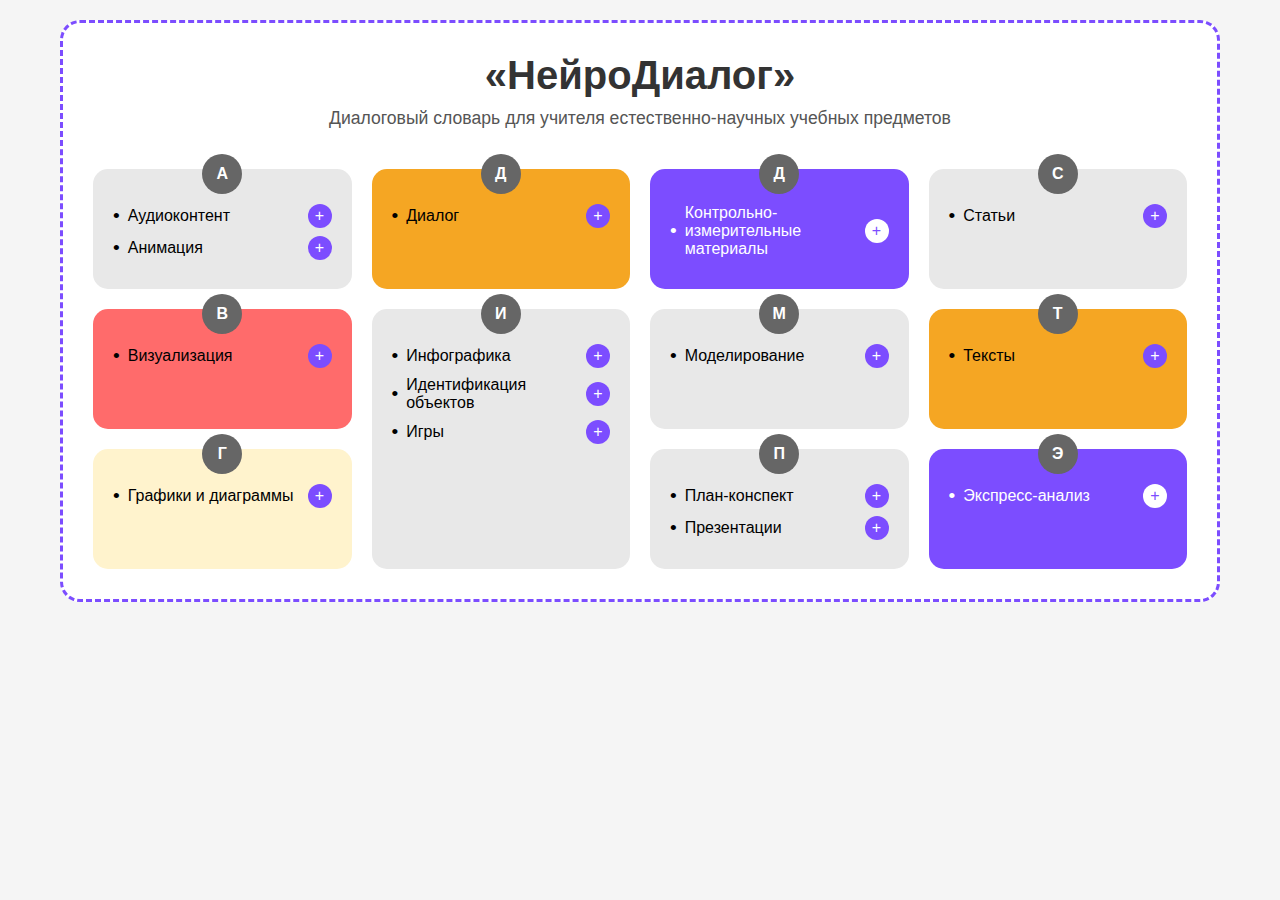
<file: index.html>
<!DOCTYPE html>
<html lang="ru">
<head>
    <meta charset="UTF-8">
    <meta name="viewport" content="width=device-width, initial-scale=1.0">
    <title>НейроДиалог</title>
    <style>
        * {
            margin: 0;
            padding: 0;
            box-sizing: border-box;
        }
        
        body {
            font-family: 'Segoe UI', Arial, sans-serif;
            background: #f5f5f5;
            min-height: 100vh;
        }
        
        .page {
            display: none;
            padding: 20px;
            max-width: 1200px;
            margin: 0 auto;
        }
        
        .page.active {
            display: block;
        }
        
        .main-container {
            border: 3px dashed #7c4dff;
            border-radius: 20px;
            padding: 30px;
            background: white;
        }
        
        .main-title {
            text-align: center;
            color: #333;
            font-size: 2.5em;
            margin-bottom: 10px;
        }
        
        .main-subtitle {
            text-align: center;
            color: #555;
            font-size: 1.1em;
            margin-bottom: 40px;
        }
        
        .grid {
            display: grid;
            grid-template-columns: repeat(4, 1fr);
            grid-template-rows: auto auto auto;
            gap: 20px;
        }
        
        .card {
            border-radius: 15px;
            padding: 20px;
            position: relative;
            min-height: 120px;
        }
        
        .card-gray { background: #e8e8e8; }
        .card-orange { background: #f5a623; }
        .card-purple { background: #7c4dff; color: white; }
        .card-red { background: #ff6b6b; }
        .card-yellow { background: #fff3cd; }
        
        .card-a { grid-column: 1; grid-row: 1; }
        .card-d-orange { grid-column: 2; grid-row: 1; }
        .card-d-purple { grid-column: 3; grid-row: 1; }
        .card-s { grid-column: 4; grid-row: 1; }
        
        .card-v { grid-column: 1; grid-row: 2; }
        .card-i { grid-column: 2; grid-row: 2 / 4; }
        .card-m { grid-column: 3; grid-row: 2; }
        .card-t { grid-column: 4; grid-row: 2; }
        
        .card-g { grid-column: 1; grid-row: 3; }
        .card-p { grid-column: 3; grid-row: 3; }
        .card-e { grid-column: 4; grid-row: 3; }
        
        .circle {
            width: 40px;
            height: 40px;
            border-radius: 50%;
            background: #666;
            color: white;
            display: flex;
            align-items: center;
            justify-content: center;
            font-weight: bold;
            position: absolute;
            top: -15px;
            left: 50%;
            transform: translateX(-50%);
            cursor: pointer;
            transition: transform 0.2s, box-shadow 0.2s;
            text-decoration: none;
        }
        
        .circle:hover {
            transform: translateX(-50%) scale(1.1);
            box-shadow: 0 4px 12px rgba(0,0,0,0.3);
        }
        
        .card-content {
            margin-top: 15px;
        }
        
        .card-link {
            display: flex;
            align-items: center;
            gap: 8px;
            margin: 8px 0;
            text-decoration: none;
            color: inherit;
            cursor: pointer;
            transition: opacity 0.2s;
        }
        
        .card-link:hover {
            opacity: 0.7;
        }
        
        .card-link::before {
            content: "•";
            font-size: 1.2em;
        }
        
        .plus {
            width: 24px;
            height: 24px;
            min-width: 24px;
            min-height: 24px;
            border-radius: 50%;
            background: #7c4dff;
            color: white;
            display: inline-flex;
            align-items: center;
            justify-content: center;
            font-size: 16px;
            line-height: 1;
            margin-left: auto;
            flex-shrink: 0;
        }
        
        .card-purple .plus {
            background: white;
            color: #7c4dff;
        }
        
        .section-container {
            border: 3px dashed #7c4dff;
            border-radius: 20px;
            padding: 50px;
            background: white;
            display: flex;
            align-items: center;
            gap: 30px;
            min-height: 300px;
        }
        
        .section-icon {
            width: 100px;
            height: 100px;
            flex-shrink: 0;
        }
        
        .section-content h1 {
            color: #333;
            font-size: 2em;
            margin-bottom: 15px;
        }
        
        .section-content p {
            color: #555;
            line-height: 1.6;
            font-size: 1.1em;
        }
        
        .back-btn {
            display: inline-block;
            margin-top: 30px;
            padding: 12px 30px;
            background: #9b7fdb;
            color: white;
            text-decoration: none;
            border-radius: 25px;
            cursor: pointer;
            transition: background 0.2s;
            border: none;
            font-size: 1em;
        }
        
        .back-btn:hover {
            background: #7c4dff;
        }
        
        .icon-audio::before { content: "🎧"; font-size: 60px; }
        .icon-animation::before { content: "🎬"; font-size: 60px; }
        .icon-dialog::before { content: "💬"; font-size: 60px; }
        .icon-kim::before { content: "📋"; font-size: 60px; }
        .icon-articles::before { content: "📄"; font-size: 60px; }
        .icon-visual::before { content: "📊"; font-size: 60px; }
        .icon-infographic::before { content: "📈"; font-size: 60px; }
        .icon-identify::before { content: "🔍"; font-size: 60px; }
        .icon-games::before { content: "🎮"; font-size: 60px; }
        .icon-modeling::before { content: "🧊"; font-size: 60px; }
        .icon-texts::before { content: "📝"; font-size: 60px; }
        .icon-graphs::before { content: "📉"; font-size: 60px; }
        .icon-plan::before { content: "📌"; font-size: 60px; }
        .icon-present::before { content: "📽️"; font-size: 60px; }
        .icon-express::before { content: "⚡"; font-size: 60px; }
        
        @media (max-width: 900px) {
            .grid {
                grid-template-columns: repeat(2, 1fr);
                grid-template-rows: auto;
            }
            .card-a, .card-d-orange, .card-d-purple, .card-s,
            .card-v, .card-i, .card-m, .card-t,
            .card-g, .card-p, .card-e {
                grid-column: auto;
                grid-row: auto;
            }
        }
        
        @media (max-width: 500px) {
            .grid {
                grid-template-columns: 1fr;
            }
        }
    </style>
</head>
<body>

    <div id="home" class="page active">
        <div class="main-container">
            <h1 class="main-title">«НейроДиалог»</h1>
            <p class="main-subtitle">Диалоговый словарь для учителя естественно-научных учебных предметов</p>
            
            <div class="grid">
                <div class="card card-gray card-a">
                    <a class="circle" onclick="showPage">А</a>
                    <div class="card-content">
                        <a class="card-link" onclick="showPage('audio')">Аудиоконтент<span class="plus">+</span></a>
                        <a class="card-link" onclick="showPage('animation')">Анимация <span class="plus">+</span></a>
                    </div>
                </div>
                
                <div class="card card-orange card-d-orange">
                    <a class="circle" onclick="showPage('dialog')">Д</a>
                    <div class="card-content">
                        <a class="card-link" onclick="showPage('dialog')">Диалог <span class="plus">+</span></a>
                    </div>
                </div>
                
                <div class="card card-purple card-d-purple">
                    <a class="circle" onclick="showPage('kim')">Д</a>
                    <div class="card-content">
                        <a class="card-link" onclick="showPage('kim')">Контрольно-измерительные материалы <span class="plus">+</span></a>
                    </div>
                </div>
                
                <div class="card card-gray card-s">
                    <a class="circle" onclick="showPage('articles')">С</a>
                    <div class="card-content">
                        <a class="card-link" onclick="showPage('articles')">Статьи <span class="plus">+</span></a>
                    </div>
                </div>
                
                <div class="card card-red card-v">
                    <a class="circle" onclick="showPage('visual')">В</a>
                    <div class="card-content">
                        <a class="card-link" onclick="showPage('visual')">Визуализация <span class="plus">+</span></a>
                    </div>
                </div>
                
                <div class="card card-gray card-i">
                    <a class="circle" onclick="showPage('infographic')">И</a>
                    <div class="card-content">
                        <a class="card-link" onclick="showPage('infographic')">Инфографика <span class="plus">+</span></a>
                        <a class="card-link" onclick="showPage('identify')">Идентификация объектов <span class="plus">+</span></a>
                        <a class="card-link" onclick="showPage('games')">Игры <span class="plus">+</span></a>
                    </div>
                </div>
                
                <div class="card card-gray card-m">
                    <a class="circle" onclick="showPage('modeling')">М</a>
                    <div class="card-content">
                        <a class="card-link" onclick="showPage('modeling')">Моделирование <span class="plus">+</span></a>
                    </div>
                </div>
                
                <div class="card card-orange card-t">
                    <a class="circle" onclick="showPage('texts')">Т</a>
                    <div class="card-content">
                        <a class="card-link" onclick="showPage('texts')">Тексты <span class="plus">+</span></a>
                    </div>
                </div>
                
                <div class="card card-yellow card-g">
                    <a class="circle" onclick="showPage('graphs')">Г</a>
                    <div class="card-content">
                        <a class="card-link" onclick="showPage('graphs')">Графики и диаграммы <span class="plus">+</span></a>
                    </div>
                </div>
                
                <div class="card card-gray card-p">
                    <a class="circle" onclick="showPage('plan')">П</a>
                    <div class="card-content">
                        <a class="card-link" onclick="showPage('plan')">План-конспект <span class="plus">+</span></a>
                        <a class="card-link" onclick="showPage('present')">Презентации <span class="plus">+</span></a>
                    </div>
                </div>
                
                <div class="card card-purple card-e">
                    <a class="circle" onclick="showPage('express')">Э</a>
                    <div class="card-content">
                        <a class="card-link" onclick="showPage('express')">Экспресс-анализ <span class="plus">+</span></a>
                    </div>
                </div>
            </div>
        </div>
    </div>
    
    <div id="graphs" class="page">
        <div class="section-container">
            <div class="section-icon icon-graphs"></div>
            <div class="section-content">
                <h1>ГРАФИКИ И ДИАГРАММЫ</h1>
                <p>— это автоматически сгенерированные визуализации данных, где искусственный интеллект помогает не только построить график или диаграмму, но и интерпретировать её смысл</p>
                <button class="back-btn" onclick="showPage('home')">На главную</button>
            </div>
        </div>
    </div>
    
    <div id="audio" class="page">
        <div class="section-container">
            <div class="section-icon icon-audio"></div>
            <div class="section-content">
                <h1>АУДИОКОНТЕНТ</h1>
                <p>— это любой учебный или информационный материал, представленный в звуковой форме. Он может включать: озвученные тексты, аудиолекции и подкасты, звуковые пояснения к визуализациям, аудиозадания, озвученные сценарии</p>
                <a href="page011.html" onclick="showPage('page011.html'); return false;">Перейти на страницу 011</a>
<button class="back-btn" onclick="showPage('home')">На главную</button>
            </div>
        </div>
    </div>
    
    <div id="identify" class="page">
        <div class="section-container">
            <div class="section-icon icon-identify"></div>
            <div class="section-content">
                <h1>ИДЕНТИФИКАЦИЯ ОБЪЕКТОВ</h1>
                <p>— это процесс распознавания и определения конкретных предметов, явлений или сущностей по их признакам</p>
                <button class="back-btn" onclick="showPage('home')">На главную</button>
            </div>
        </div>
    </div>
    
    <div id="animation" class="page">
        <div class="section-container">
            <div class="section-icon icon-animation"></div>
            <div class="section-content">
                <h1>АНИМАЦИЯ</h1>
                <p>— это искусство и технология создания иллюзии движения при помощи последовательности неподвижных изображений (кадров), которые сменяют друг друга с высокой частотой, создавая ощущение живого движения</p>
                <button class="back-btn" onclick="showPage('home')">На главную</button>
            </div>
        </div>
    </div>
    
    <div id="visual" class="page">
        <div class="section-container">
            <div class="section-icon icon-visual"></div>
            <div class="section-content">
                <h1>ВИЗУАЛИЗАЦИЯ</h1>
                <p>— это процесс преобразования информации, данных или явлений в наглядные образы, которые помогают лучше понять и запомнить материал</p>
                <button class="back-btn" onclick="showPage('home')">На главную</button>
            </div>
        </div>
    </div>
    
    <div id="dialog" class="page">
        <div class="section-container">
            <div class="section-icon icon-dialog"></div>
            <div class="section-content">
                <h1>ДИАЛОГ</h1>
                <p>— это форма взаимодействия, в которой человек и искусственный интеллект обмениваются репликами, идеями, вопросами и решениями</p>
                <button class="back-btn" onclick="showPage('home')">На главную</button>
            </div>
        </div>
    </div>
    
    <div id="infographic" class="page">
        <div class="section-container">
            <div class="section-icon icon-infographic"></div>
            <div class="section-content">
                <h1>ИНФОГРАФИКА</h1>
                <p>— это способ визуального представления информации, данных или знаний в виде графики, схем, диаграмм и иллюстраций, который делает сложное понятным и наглядным</p>
                <button class="back-btn" onclick="showPage('home')">На главную</button>
            </div>
        </div>
    </div>
    
    <div id="games" class="page">
        <div class="section-container">
            <div class="section-icon icon-games"></div>
            <div class="section-content">
                <h1>ИГРЫ</h1>
                <p>— формы деятельности, специально разработанные для обучения, развития навыков и закрепления знаний. Они объединяют игровую механику с педагогическими задачами</p>
                <button class="back-btn" onclick="showPage('home')">На главную</button>
            </div>
        </div>
    </div>
    
    <div id="kim" class="page">
        <div class="section-container">
            <div class="section-icon icon-kim"></div>
            <div class="section-content">
                <h1>КОНТРОЛЬНО-ИЗМЕРИТЕЛЬНЫЕ МАТЕРИАЛЫ</h1>
                <p>— это специально разработанные задания, тесты и инструменты для проверки знаний, умений и навыков обучающихся в соответствии с образовательными стандартами</p>
                <button class="back-btn" onclick="showPage('home')">На главную</button>
            </div>
        </div>
    </div>
    
    <div id="modeling" class="page">
        <div class="section-container">
            <div class="section-icon icon-modeling"></div>
            <div class="section-content">
                <h1>МОДЕЛИРОВАНИЕ</h1>
                <p>— метод обучения, при котором учащиеся изучают явления, процессы или системы через их упрощённые модели. Оно помогает понять сложное, делая его наглядным и доступным</p>
                <button class="back-btn" onclick="showPage('home')">На главную</button>
            </div>
        </div>
    </div>
    
    <div id="plan" class="page">
        <div class="section-container">
            <div class="section-icon icon-plan"></div>
            <div class="section-content">
                <h1>ПЛАН-КОНСПЕКТ</h1>
                <p>— это структурированный документ, который помогает учителю организовать занятие: определить цели, задачи, содержание, методы и последовательность действий</p>
                <button class="back-btn" onclick="showPage('home')">На главную</button>
            </div>
        </div>
    </div>
    
    <div id="present" class="page">
        <div class="section-container">
            <div class="section-icon icon-present"></div>
            <div class="section-content">
                <h1>ПРЕЗЕНТАЦИИ</h1>
                <p>— это форма представления информации в структурированном и визуально оформленном виде, чаще всего с использованием слайдов</p>
                <button class="back-btn" onclick="showPage('home')">На главную</button>
            </div>
        </div>
    </div>
    
    <div id="articles" class="page">
        <div class="section-container">
            <div class="section-icon icon-articles"></div>
            <div class="section-content">
                <h1>СТАТЬИ</h1>
                <p>— это тексты, которые генерируются алгоритмами на основе заданной темы, ключевых слов или структуры</p>
                <button class="back-btn" onclick="showPage('home')">На главную</button>
            </div>
        </div>
    </div>
    
    <div id="texts" class="page">
        <div class="section-container">
            <div class="section-icon icon-texts"></div>
            <div class="section-content">
                <h1>ТЕКСТЫ</h1>
                <p>— это материалы, которые генерируются алгоритмами на основе заданной темы, ключевых слов или структуры</p>
                <button class="back-btn" onclick="showPage('home')">На главную</button>
            </div>
        </div>
    </div>
    
    <div id="express" class="page">
        <div class="section-container">
            <div class="section-icon icon-express"></div>
            <div class="section-content">
                <h1>ЭКСПРЕСС-АНАЛИЗ</h1>
                <p>— это быстрая оценка данных, ситуации или информации для принятия оперативных решений</p>
                <button class="back-btn" onclick="showPage('home')">На главную</button>
            </div>
        </div>
    </div>

    <script>
        function showPage(pageId) {
            document.querySelectorAll('.page').forEach(page => {
                page.classList.remove('active');
            });
            document.getElementById(pageId).classList.add('active');
            window.scrollTo(0, 0);
        }
    </script>
</body>
</html>
</file>
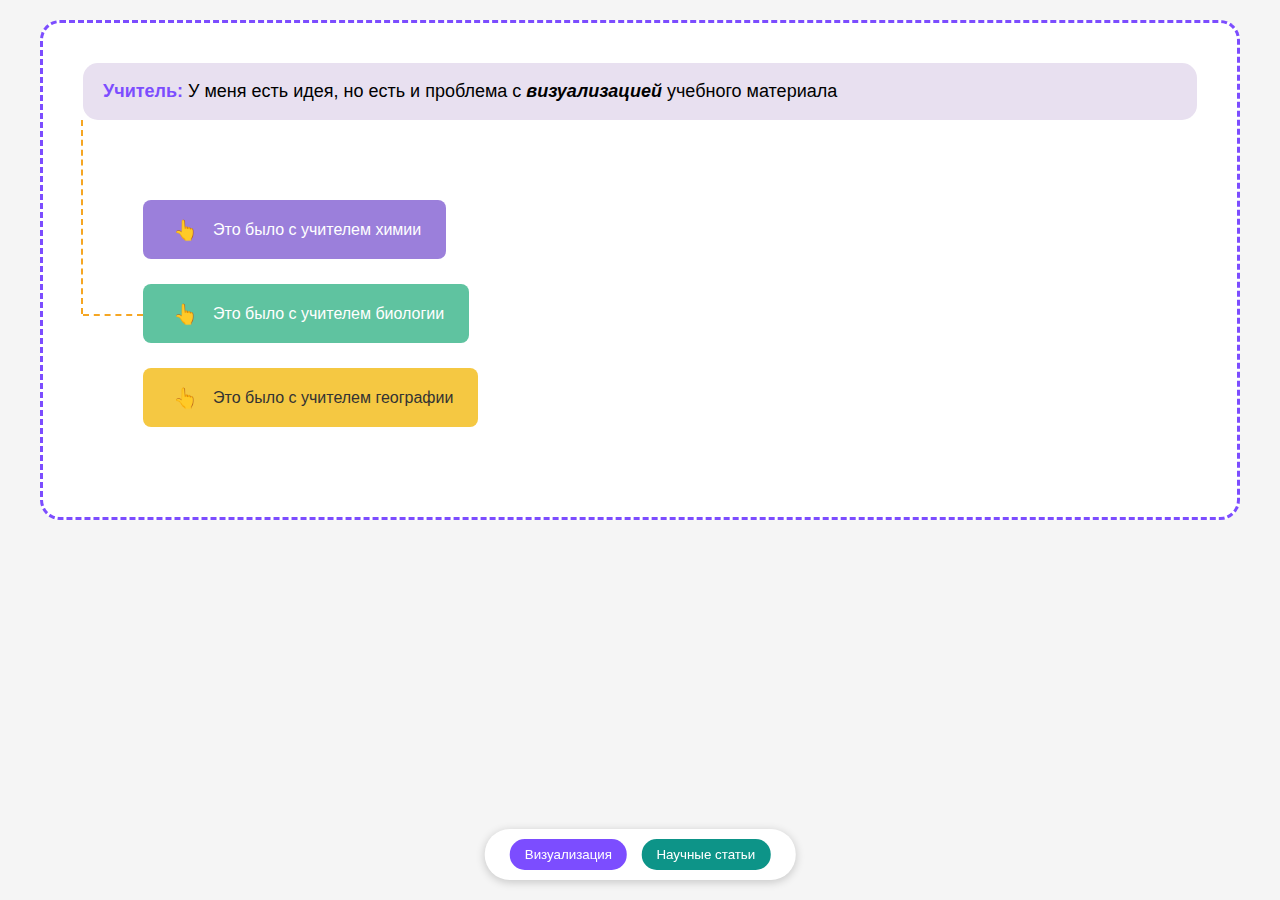
<file: запаска/Визуализация, обработай.html>
<!DOCTYPE html>
<html lang="ru">
<head>
<meta charset="UTF-8">
<meta name="viewport" content="width=device-width, initial-scale=1.0">
<title>НейроДиалог - Визуализация учебного материала</title>
<style>
* {
    margin: 0;
    padding: 0;
    box-sizing: border-box;
}

body {
    font-family: 'Segoe UI', Tahoma, Geneva, Verdana, sans-serif;
    background: #f5f5f5;
    min-height: 100vh;
    padding: 20px;
}

.page {
    display: none;
    max-width: 1200px;
    margin: 0 auto;
}

.page.active {
    display: block;
}

.container {
    border: 3px dashed #7c4dff;
    border-radius: 20px;
    padding: 40px;
    background: white;
    min-height: 500px;
}

/* Сообщения */
.msg-teacher {
    background: #e8e0f0;
    border-radius: 15px;
    padding: 15px 20px;
    margin-bottom: 15px;
    font-size: 18px;
    line-height: 1.5;
}

.msg-teacher .label {
    color: #7c4dff;
    font-weight: bold;
}

.msg-teacher b, .msg-teacher strong {
    font-style: italic;
}

.msg-ai {
    background: #fff3cd;
    border-radius: 15px;
    padding: 15px 20px;
    margin-bottom: 15px;
    font-size: 18px;
    line-height: 1.5;
}

.msg-ai .label {
    color: #f5a623;
    font-weight: bold;
}

/* Кнопки выбора */
.choice-buttons {
    display: flex;
    flex-direction: column;
    gap: 25px;
    margin-top: 40px;
    margin-left: 60px;
    position: relative;
}

.choice-buttons::before {
    content: '';
    position: absolute;
    right: calc(100% + 60px);
    top: -80px;
    bottom: 50%;
    width: 2px;
    border-right: 2px dashed #f5a623;
}

.choice-buttons::after {
    content: '';
    position: absolute;
    left: -60px;
    top: 50%;
    width: 60px;
    height: 2px;
    border-top: 2px dashed #f5a623;
}

.choice-btn {
    display: inline-flex;
    align-items: center;
    gap: 10px;
    padding: 12px 25px;
    border-radius: 8px;
    text-decoration: none;
    color: white;
    font-size: 16px;
    font-weight: 500;
    transition: transform 0.2s, box-shadow 0.2s;
    width: fit-content;
    cursor: pointer;
    border: none;
}

.choice-btn:hover {
    transform: scale(1.05);
    box-shadow: 0 4px 15px rgba(0,0,0,0.2);
}

.choice-btn.purple { background: #9b7fdb; }
.choice-btn.green { background: #5fc3a0; }
.choice-btn.yellow { background: #f5c842; color: #333; }

.click-icon {
    width: 35px;
    height: 35px;
    display: flex;
    align-items: center;
    justify-content: center;
    font-size: 20px;
}

/* Кнопка Продолжение */
.continue-wrapper {
    display: flex;
    justify-content: flex-end;
    margin-top: 30px;
    position: relative;
}

.continue-wrapper::before {
    content: '';
    position: absolute;
    right: 100px;
    bottom: 100%;
    height: 150px;
    border-right: 2px dashed #f5a623;
}

.continue-btn {
    display: inline-block;
    padding: 12px 30px;
    background: #9b7fdb;
    color: white;
    text-decoration: none;
    border-radius: 8px;
    font-size: 16px;
    cursor: pointer;
    border: none;
    transition: background 0.2s;
}

.continue-btn:hover {
    background: #7c4dff;
}

/* Кнопка На главную */
.home-btn {
    display: inline-block;
    padding: 12px 30px;
    background: #f5a623;
    color: white;
    text-decoration: none;
    border-radius: 8px;
    font-size: 16px;
    cursor: pointer;
    border: none;
}

.home-btn:hover {
    background: #e09000;
}

/* Кнопка Попробовать */
.try-btn {
    display: inline-block;
    padding: 12px 30px;
    background: #9b7fdb;
    color: white;
    text-decoration: none;
    border-radius: 8px;
    font-size: 16px;
    cursor: pointer;
    border: none;
}

.try-btn:hover {
    background: #7c4dff;
}

/* Блок копирования */
.copy-block {
    display: flex;
    gap: 15px;
    align-items: flex-start;
    background: #fff9e6;
    border-left: 4px solid #ff6b6b;
    padding: 15px;
    border-radius: 10px;
    margin: 20px 0;
}

.copy-icon {
    width: 40px;
    height: 50px;
    border: 2px solid #ff6b6b;
    border-radius: 5px;
    display: flex;
    align-items: center;
    justify-content: center;
    flex-shrink: 0;
}

.copy-hint {
    color: #ff6b6b;
    font-size: 12px;
    margin-bottom: 5px;
}

.copy-text {
    font-size: 14px;
    line-height: 1.5;
}

/* Карточка сервиса */
.service-card {
    background: #e8f5e9;
    border-radius: 15px;
    padding: 20px;
    text-align: center;
    max-width: 300px;
}

.service-card img {
    max-width: 200px;
    margin-bottom: 10px;
}

.service-card .service-name {
    font-size: 24px;
    font-weight: bold;
    margin-bottom: 10px;
}

.service-card .service-desc {
    font-size: 12px;
    color: #666;
}

/* Скриншот интерфейса */
.interface-screenshot {
    background: white;
    border: 1px solid #ddd;
    border-radius: 15px;
    padding: 30px;
    margin: 20px 0;
    box-shadow: 0 2px 10px rgba(0,0,0,0.1);
}

/* Облачко с текстом */
.speech-bubble {
    background: white;
    border: 2px solid #333;
    border-radius: 15px;
    padding: 15px 25px;
    margin: 20px 0;
    position: relative;
    max-width: 700px;
}

.speech-bubble::after {
    content: '';
    position: absolute;
    bottom: -15px;
    left: 30px;
    border-width: 15px 10px 0;
    border-style: solid;
    border-color: #333 transparent transparent;
}

/* Подсказки */
.hint-box {
    background: #fff9e6;
    border: 2px dashed #f5a623;
    border-radius: 10px;
    padding: 10px 15px;
    font-size: 14px;
    margin: 10px 0;
}

/* Изображения */
.images-row {
    display: flex;
    gap: 20px;
    justify-content: center;
    flex-wrap: wrap;
    margin: 20px 0;
}

.image-card {
    text-align: center;
}

.image-card img {
    max-width: 300px;
    border-radius: 10px;
    box-shadow: 0 2px 10px rgba(0,0,0,0.1);
}

/* Результаты */
.results-box {
    background: white;
    border: 2px solid #333;
    border-radius: 15px;
    padding: 20px;
    margin: 20px 0;
}

.result-item {
    padding: 10px 0;
    border-bottom: 1px solid #eee;
    display: flex;
    align-items: flex-start;
    gap: 10px;
}

.result-item:last-child {
    border-bottom: none;
}

/* Нижняя панель */
.bottom-panel {
    display: flex;
    justify-content: space-between;
    align-items: center;
    margin-top: 30px;
    flex-wrap: wrap;
    gap: 20px;
}

.bottom-text {
    font-size: 12px;
    color: #666;
    text-align: center;
    flex: 1;
    font-style: italic;
}

/* Списки ИИ-инструментов */
.tools-list {
    margin: 15px 0;
}

.tools-list ol {
    margin-left: 25px;
}

.tools-list li {
    margin: 5px 0;
    color: #7c4dff;
    font-weight: 500;
}

/* Двойные кнопки */
.double-buttons {
    display: flex;
    gap: 20px;
    justify-content: center;
    margin-top: 20px;
}

/* Полоса связи */
.connection-line {
    position: relative;
}

.connection-line::after {
    content: '';
    position: absolute;
    width: 2px;
    height: 100px;
    border-right: 2px dashed #f5a623;
    right: 50%;
    top: 100%;
}

/* Центрированный контент */
.centered-content {
    display: flex;
    flex-direction: column;
    align-items: center;
    text-align: center;
}

/* Ресурсы блок */
.resources-row {
    display: flex;
    gap: 20px;
    align-items: flex-start;
    flex-wrap: wrap;
    margin-top: 20px;
}

@media (max-width: 768px) {
    .container {
        padding: 20px;
    }

    .choice-buttons {
        margin-left: 20px;
    }

    .resources-row {
        flex-direction: column;
    }
}
</style>
</head>
<body>

<!-- СТРАНИЦА 1: Главная - Визуализация -->
<div id="page1" class="page active">
    <div class="container">
        <div class="msg-teacher">
            <span class="label">Учитель:</span> У меня есть идея, но есть и проблема с <strong>визуализацией</strong> учебного материала
        </div>

        <div class="choice-buttons" style="margin-top: 80px;">
            <button class="choice-btn purple" onclick="showPage(2)">
                <span class="click-icon">👆</span>
                Это было с учителем химии
            </button>
            <button class="choice-btn green" onclick="showPage(2)">
                <span class="click-icon">👆</span>
                Это было с учителем биологии
            </button>
            <button class="choice-btn yellow" onclick="showPage(12)">
                <span class="click-icon">👆</span>
                Это было с учителем географии
            </button>
        </div>
    </div>
</div>

<!-- СТРАНИЦА 2: Диалог про клетки -->
<div id="page2" class="page">
    <div class="container">
        <div class="msg-teacher">
            <span class="label">Учитель:</span> Как объяснить детям, что клетки — это не просто точки?
        </div>

        <div class="msg-ai">
            <span class="label">ИИ:</span> А если представить их как города? С митохондриями — электростанциями, ядром — мэрией?
        </div>

        <div class="msg-teacher">
            <span class="label">Учитель:</span> А можешь нарисовать?
        </div>

        <div class="msg-ai">
            <span class="label">ИИ:</span> Конечно. Город-клетка с улицами, фабриками и центром управления
        </div>

        <div class="continue-wrapper">
            <button class="continue-btn" onclick="showPage(3)">Продолжение</button>
        </div>
    </div>
</div>

<!-- СТРАНИЦА 3: Ресурсы биология -->
<div id="page3" class="page">
    <div class="container">
        <div class="msg-teacher">
            <span class="label">Учитель:</span> Как объяснить детям, что клетки — это не просто точки?
        </div>

        <div class="msg-ai">
            <span class="label">ИИ:</span> А если представить их как города? С митохондриями — электростанциями, ядром — мэрией?
        </div>

        <div class="msg-teacher">
            <span class="label">Учитель:</span> А можешь нарисовать?
        </div>

        <div class="msg-ai">
            <span class="label">ИИ:</span> Конечно. Город-клетка с улицами, фабриками и центром управления
        </div>

        <div class="resources-row">
            <div class="copy-block" style="flex: 1;">
                <div class="copy-icon">📋</div>
                <div>
                    <div class="copy-hint">Скопируй этот текст и попробуй создать изображение</div>
                    <div class="copy-text">Нарисуй растительную клетку как город. Митохондрии изобрази как электростанции, ядро — мэрией. В таком же стиле нарисуй и рибосомы, цитоплазму, аппарат гольджи, эндоплазматическую сеть, клеточную стенку. Не забывай про метафору. Соблюдай научный стиль. Надписи сделай на русском</div>
                </div>
            </div>

            <div class="service-card">
                <div style="font-size: 40px; margin-bottom: 10px;">🎨</div>
                <div class="service-name" style="background: linear-gradient(90deg, #00b4d8, #9b5de5, #f72585); -webkit-background-clip: text; -webkit-text-fill-color: transparent;">Copilot</div>
                <div class="service-desc">Your AI companion<br>Microsoft Copilot is your companion to inform, entertain and inspire. Get advice, feedback and straightforward answers. Try Copilot now.</div>
                <div style="margin-top: 10px;">
                    <span class="click-icon">👆</span>
                </div>
            </div>
        </div>

        <div style="margin-top: 20px;">
            <button class="home-btn" onclick="showPage(1)">На главную</button>
        </div>
    </div>
</div>

<!-- СТРАНИЦА 4: Интерфейс Copilot (пустой) -->
<div id="page4" class="page">
    <div class="container">
        <div class="interface-screenshot">
            <div style="height: 200px;"></div>
            <div style="background: #f5f5f5; border-radius: 25px; padding: 15px 20px; display: flex; align-items: center; gap: 10px; max-width: 700px; margin: 0 auto;">
                <span class="click-icon">👆</span>
                <span style="color: #999;">Сообщение для Copilot</span>
                <div style="margin-left: auto; display: flex; gap: 10px; align-items: center;">
                    <span style="background: #ffe4d6; color: #f5a623; padding: 5px 15px; border-radius: 15px; font-size: 14px;">✕ Smart (GPT-5)</span>
                    <span>🎤</span>
                </div>
            </div>
        </div>

        <div style="margin-top: 20px;">
            <button class="home-btn" onclick="showPage(1)">На главную</button>
        </div>
    </div>
</div>

<!-- СТРАНИЦА 5: Меню Copilot -->
<div id="page5" class="page">
    <div class="container">
        <div class="interface-screenshot">
            <div style="display: flex; gap: 20px;">
                <div style="background: white; border: 1px solid #ddd; border-radius: 10px; padding: 15px; width: 300px;">
                    <div style="display: flex; align-items: center; gap: 10px; padding: 10px 0; cursor: pointer;">
                        <span class="click-icon">👆</span>
                        <span>🖼️</span>
                        <span>Сгенерировать изображение</span>
                    </div>
                    <div style="display: flex; align-items: center; gap: 10px; padding: 10px 0;">
                        <span>🔬</span>
                        <span>Начать углубленное исследование</span>
                        <span style="background: #eee; padding: 2px 8px; border-radius: 10px; font-size: 12px;">Осталось: 5</span>
                    </div>
                    <div style="display: flex; align-items: center; gap: 10px; padding: 10px 0;">
                        <span>🎙️</span>
                        <span>Создать подкаст</span>
                        <span style="background: #eee; padding: 2px 8px; border-radius: 10px; font-size: 12px;">Осталось: 3</span>
                    </div>
                    <div style="display: flex; align-items: center; gap: 10px; padding: 10px 0;">
                        <span>📝</span>
                        <span>Начать тест</span>
                    </div>
                    <div style="display: flex; align-items: center; gap: 10px; padding: 10px 0;">
                        <span>🔗</span>
                        <span>Использовать соединители</span>
                        <span>›</span>
                    </div>
                </div>
            </div>

            <div style="background: #f5f5f5; border-radius: 25px; padding: 15px 20px; display: flex; align-items: center; gap: 10px; max-width: 700px; margin: 20px auto 0;">
                <span>+</span>
                <span style="background: #ffe4d6; color: #f5a623; padding: 5px 15px; border-radius: 15px; font-size: 14px;">✕ Smart (GPT-5)</span>
                <span style="margin-left: auto;">🎤</span>
            </div>
        </div>

        <div style="margin-top: 20px;">
            <button class="home-btn" onclick="showPage(1)">На главную</button>
        </div>
    </div>
</div>

<!-- СТРАНИЦА 6: Результат - Город-клетка -->
<div id="page6" class="page">
    <div class="container">
        <div style="text-align: center; font-style: italic; margin-bottom: 10px;">Необходимо ввести запрос (промт)</div>

        <div class="speech-bubble" style="margin: 0 auto;">
            Нарисуй растительную клетку как город. Митохондрии изобрази как электростанции, ядро — мэрией. В таком же стиле нарисуй и рибосомы, цитоплазму, аппарат гольджи, эндоплазматическую сеть, клеточную стенку. Не забывай про метафору. Соблюдай научный стиль. Надписи сделай на русском
        </div>

        <div class="images-row" style="margin-top: 30px;">
            <div class="image-card">
                <div style="width: 250px; height: 300px; background: linear-gradient(135deg, #4a7c59, #8fbc8f); border-radius: 10px; display: flex; align-items: center; justify-content: center; color: white; font-size: 14px; text-align: center; padding: 10px;">
                    <div>
                        <div style="font-weight: bold; margin-bottom: 10px;">Клеточная стенка</div>
                        <div style="font-size: 12px;">🏭 Рибосомы<br>🏛️ МЭРИЯ<br>⚡ Митохондрия<br>🏙️ Цитоплазма</div>
                    </div>
                </div>
                <p style="font-size: 12px; margin-top: 5px;">Клеточная стенка</p>
            </div>
            <div class="image-card">
                <div style="width: 250px; height: 300px; background: linear-gradient(135deg, #228b22, #32cd32); border-radius: 10px; display: flex; align-items: center; justify-content: center; color: white; font-size: 14px; text-align: center; padding: 10px;">
                    <div>
                        <div style="font-weight: bold;">ЦИТОПЛАЗМА</div>
                        <div style="font-size: 11px; margin-top: 10px;">МИТОХОНДРИИ • РИБОСОМЫ<br>ЯДРО • АППАРАТ ГОЛЬДЖИ<br>ЭНДОПЛАЗМАТИЧЕСКАЯ СЕТЬ</div>
                        <div style="font-weight: bold; margin-top: 10px;">КЛЕТОЧНАЯ СТЕНКА</div>
                    </div>
                </div>
            </div>
        </div>

        <div style="display: flex; justify-content: flex-end; margin-top: 10px;">
            <div class="hint-box">
                При необходимости запрос дополняется
            </div>
        </div>

        <div class="hint-box" style="max-width: 300px; margin-left: auto;">
            Убери слова «ситоплазма» и «утро»
        </div>

        <div style="text-align: center; font-size: 12px; color: #666; margin-top: 20px; font-style: italic;">
            Готово — твой «город-клетка» уже создан. В центре — мэрия (ядро), вокруг — электростанции (митохондрии), почтовый центр (аппарат Гольджи), заводы (рибосомы), магистрали (эндоплазматическая сеть), а всё это соединено улицами и площадями (цитоплазма) и защищено прочной городской стеной (клеточная стенка)
        </div>

        <div class="bottom-panel">
            <button class="home-btn" onclick="showPage(1)">На главную</button>
            <button class="try-btn" onclick="window.open('https://copilot.microsoft.com', '_blank')">Попробовать</button>
        </div>
    </div>
</div>

<!-- СТРАНИЦА 7: Диалог про атом -->
<div id="page7" class="page">
    <div class="container">
        <div class="msg-teacher">
            <span class="label">Учитель:</span> Где найти изображение «Строение атома» без лишних подписей и на прозрачном фоне для удобного размещения на слайде презентации?
        </div>

        <div class="msg-ai">
            <span class="label">ИИ:</span> Я могу создать, что угодно. От тебя мне нужно лишь описание твоего изображения!
        </div>

        <div class="continue-wrapper">
            <button class="continue-btn" onclick="showPage(8)">Продолжение</button>
        </div>
    </div>
</div>

<!-- СТРАНИЦА 8: Ресурсы атом -->
<div id="page8" class="page">
    <div class="container">
        <div class="msg-teacher">
            <span class="label">Учитель:</span> Где найти изображение «Строение атома» без лишних подписей и на прозрачном фоне для удобного размещения на слайде презентации?
        </div>

        <div class="msg-ai">
            <span class="label">ИИ:</span> Я могу создать, что угодно. От тебя мне нужно лишь описание твоего изображения!
        </div>

        <div class="resources-row">
            <div class="copy-block" style="flex: 1;">
                <div class="copy-icon">📋</div>
                <div>
                    <div class="copy-hint">Скопируй этот текст и попробуй создать изображение</div>
                    <div class="copy-text">Привет! Ты сегодня дизайнер изображений для учащихся. Сгенерируй изображение, в котором будет отражено современное понимание о строении атома. Изображение должно быть на прозрачном фоне png, без подписей</div>
                </div>
            </div>

            <div class="service-card">
                <div style="font-size: 40px; margin-bottom: 10px;">🎨</div>
                <div class="service-name" style="background: linear-gradient(90deg, #00b4d8, #9b5de5, #f72585); -webkit-background-clip: text; -webkit-text-fill-color: transparent;">Copilot</div>
                <div class="service-desc">Your AI companion<br>Microsoft Copilot is your companion to inform, entertain and inspire.</div>
                <div style="margin-top: 10px;">
                    <span class="click-icon">👆</span>
                </div>
            </div>
        </div>

        <div style="margin-top: 20px;">
            <button class="home-btn" onclick="showPage(1)">На главную</button>
        </div>
    </div>
</div>

<!-- СТРАНИЦА 11: Результат - Атом -->
<div id="page11" class="page">
    <div class="container">
        <div style="text-align: center; font-style: italic; margin-bottom: 10px;">Необходимо ввести запрос (промт)</div>

        <div class="speech-bubble" style="margin: 0 auto;">
            Привет! Ты сегодня дизайнер изображений для учащихся. Сгенерируй изображение, в котором будет отражено современное понимание о строении атома. Изображение должно быть на прозрачном фоне png, без подписей
        </div>

        <div class="images-row" style="margin-top: 30px;">
            <div class="image-card">
                <div style="width: 200px; height: 200px; background: white; border-radius: 50%; display: flex; align-items: center; justify-content: center; box-shadow: 0 0 20px rgba(0,0,0,0.1);">
                    <div style="font-size: 80px;">⚛️</div>
                </div>
            </div>
            <div class="image-card">
                <div style="width: 200px; height: 200px; background: white; border-radius: 50%; display: flex; align-items: center; justify-content: center; box-shadow: 0 0 20px rgba(0,0,0,0.1);">
                    <div style="font-size: 80px;">⚛️</div>
                </div>
            </div>
        </div>

        <div style="display: flex; justify-content: flex-end; gap: 10px; margin-top: 20px;">
            <div class="hint-box">
                При необходимости запрос дополняется
            </div>
        </div>

        <div class="hint-box" style="max-width: 300px; margin-left: auto;">
            Добавь на другие орбитали еще электроны
        </div>

        <div style="text-align: center; font-size: 12px; color: #666; margin-top: 20px; font-style: italic;">
            Готово! Вот изображение, отражающее современное представление о строении атома — с ядром из протонов и нейтронов и орбиталями, по которым движутся электроны. Белый фон и отсутствие подписей делают его идеальным для школьных заданий, презентаций или интерактивных обсуждений
        </div>

        <div class="bottom-panel">
            <button class="home-btn" onclick="showPage(1)">На главную</button>
            <button class="try-btn" onclick="window.open('https://copilot.microsoft.com', '_blank')">Попробовать</button>
        </div>
    </div>
</div>

<!-- СТРАНИЦА 12: Диалог география - почва -->
<div id="page12" class="page">
    <div class="container">
        <div class="msg-teacher">
            <span class="label">Учитель:</span> Как продемонстрировать учащимся на уроке разные горизонты почвы?
        </div>

        <div class="msg-ai">
            <span class="label">ИИ:</span> Ты можешь использовать картинки и схемы; модели почвы (физические, слои в контейнере); видео и документальные фильмы; экскурсии
        </div>

        <div class="msg-teacher">
            <span class="label">Учитель:</span> А ты можешь нарисовать картинку горизонта почвы?
        </div>

        <div class="msg-ai">
            <span class="label">ИИ:</span> Конечно!
        </div>

        <div class="continue-wrapper">
            <button class="continue-btn" onclick="showPage(13)">Продолжение</button>
        </div>
    </div>
</div>

<!-- СТРАНИЦА 13: Ресурсы почва -->
<div id="page13" class="page">
    <div class="container">
        <div class="msg-teacher">
            <span class="label">Учитель:</span> Как продемонстрировать учащимся на уроке разные горизонты почвы?
        </div>

        <div class="msg-ai">
            <span class="label">ИИ:</span> Ты можешь использовать картинки и схемы; модели почвы (физические, слои в контейнере); видео и документальные фильмы; экскурсии
        </div>

        <div class="msg-teacher">
            <span class="label">Учитель:</span> А ты можешь нарисовать картинку горизонта почвы?
        </div>

        <div class="msg-ai">
            <span class="label">ИИ:</span> Конечно!
        </div>

        <div class="resources-row">
            <div class="copy-block" style="flex: 1;">
                <div class="copy-icon">📋</div>
                <div>
                    <div class="copy-hint">Скопируй этот текст и попробуй создать изображение</div>
                    <div class="copy-text">Я учитель географии и мне нужна картинка «Почвенные горизонты». Нарисуй такое изображение на белом фоне png, без подписей</div>
                </div>
            </div>

            <div class="service-card">
                <div style="font-size: 40px; margin-bottom: 10px;">🎨</div>
                <div class="service-name" style="background: linear-gradient(90deg, #00b4d8, #9b5de5, #f72585); -webkit-background-clip: text; -webkit-text-fill-color: transparent;">Copilot</div>
                <div class="service-desc">Your AI companion</div>
                <div style="margin-top: 10px;">
                    <span class="click-icon">👆</span>
                </div>
            </div>
        </div>

        <div style="margin-top: 20px;">
            <button class="home-btn" onclick="showPage(1)">На главную</button>
        </div>
    </div>
</div>

<!-- СТРАНИЦА 16: Результат - Почва -->
<div id="page16" class="page">
    <div class="container">
        <div style="text-align: center; font-style: italic; margin-bottom: 10px;">Необходимо ввести запрос (промт)</div>

        <div class="speech-bubble" style="margin: 0 auto;">
            Я учитель географии и мне нужна картинка «Почвенные горизонты». Нарисуй такое изображение на белом фоне png, без подписей
        </div>

        <div class="images-row" style="margin-top: 30px;">
            <div class="image-card">
                <div style="width: 100px; height: 200px; background: linear-gradient(to bottom, #8B4513 0%, #A0522D 20%, #D2691E 40%, #DEB887 60%, #F5DEB3 80%, #FFE4C4 100%); border-radius: 5px;"></div>
            </div>
            <div class="image-card">
                <div style="width: 120px; height: 200px; background: linear-gradient(to bottom, #228B22 0%, #228B22 5%, #8B4513 5%, #8B4513 25%, #A0522D 25%, #A0522D 45%, #D2691E 45%, #D2691E 65%, #DEB887 65%, #DEB887 85%, #CD853F 85%); border-radius: 5px;"></div>
                <div style="font-size: 10px; text-align: left; margin-top: 5px;">
                    дернина<br>гумусовый слой<br>слой вымывания<br>слой вмывания<br>материнская порода
                </div>
            </div>
            <div class="image-card">
                <div style="width: 120px; height: 200px; background: linear-gradient(to bottom, #228B22 0%, #228B22 5%, #8B4513 5%, #8B4513 25%, #A0522D 25%, #A0522D 45%, #D2691E 45%, #D2691E 65%, #DEB887 65%, #DEB887 85%, #CD853F 85%); border-radius: 5px;"></div>
            </div>
        </div>

        <div style="display: flex; justify-content: flex-end; gap: 10px; margin-top: 20px;">
            <div class="hint-box">
                При необходимости запрос дополняется
            </div>
        </div>

        <div class="hint-box" style="max-width: 400px; margin-left: auto;">
            А можешь сделать изображение менее мультяшным. Сделай его более приближенным к жизни. Но все оставь по элементам как есть
        </div>

        <div class="hint-box" style="max-width: 400px; margin-left: auto; margin-top: 10px;">
            Добавь подписи сверху вниз: "дернина", "гумусовый слой", "слой вымывания", "слой вмывания", "материнская порода"
        </div>

        <div style="text-align: center; font-size: 12px; color: #666; margin-top: 20px; font-style: italic;">
            Вот изображение, которое иллюстрирует горизонты почвы — от верхнего слоя с растительностью до материнской породы. Оно выполнено на белом фоне и без подписей, идеально подходит для учебных заданий, обсуждений или самостоятельного аннотирования учащимися
        </div>

        <div class="bottom-panel">
            <button class="home-btn" onclick="showPage(1)">На главную</button>
            <button class="try-btn" onclick="window.open('https://copilot.microsoft.com', '_blank')">Попробовать</button>
        </div>
    </div>
</div>

<!-- СТРАНИЦА 17: Главная - Научные статьи -->
<div id="page17" class="page">
    <div class="container">
        <div class="msg-teacher">
            <span class="label">Учитель:</span> У меня есть идея, но есть и проблема с поиском <strong>научных статей</strong> при планировании урока
        </div>

        <div class="choice-buttons" style="margin-top: 80px;">
            <button class="choice-btn purple" onclick="showPage(18)">
                <span class="click-icon">👆</span>
                Это было с учителем химии
            </button>
            <button class="choice-btn green" onclick="showPage(18)">
                <span class="click-icon">👆</span>
                Это было с учителем биологии
            </button>
            <button class="choice-btn yellow" onclick="showPage(37)">
                <span class="click-icon">👆</span>
                Это было с учителем географии
            </button>
        </div>
    </div>
</div>

<!-- СТРАНИЦА 18: Диалог биология - видообразование -->
<div id="page18" class="page">
    <div class="container">
        <div class="msg-teacher">
            <span class="label">Учитель:</span> Как на «живых» примерах объяснить учащимся отличия симпатрического и аллопатрического видообразования
        </div>

        <div class="msg-ai">
            <span class="label">ИИ:</span> Ты можешь найти интересные примеры аллопатрического и симпатричекого видообразования в научно-популярных журналах, научной литературе и научных статьях
        </div>

        <div class="msg-teacher">
            <span class="label">Учитель:</span> Можешь найти научные статьи по указанной теме?
        </div>

        <div class="msg-ai">
            <span class="label">ИИ:</span> Конечно!
        </div>

        <div class="continue-wrapper">
            <button class="continue-btn" onclick="showPage(19)">Продолжение</button>
        </div>
    </div>
</div>

<!-- СТРАНИЦА 19: Ресурсы Perplexity биология -->
<div id="page19" class="page">
    <div class="container">
        <div class="msg-teacher">
            <span class="label">Учитель:</span> Как на «живых» примерах объяснить учащимся отличия симпатрического и аллопатрического видообразования
        </div>

        <div class="msg-ai">
            <span class="label">ИИ:</span> Ты можешь найти интересные примеры аллопатрического и симпатричекого видообразования в научно-популярных журналах, научной литературе и научных статьях
        </div>

        <div class="msg-teacher">
            <span class="label">Учитель:</span> Можешь найти научные статьи по указанной теме?
        </div>

        <div class="msg-ai">
            <span class="label">ИИ:</span> Конечно!
        </div>

        <div class="resources-row">
            <div class="copy-block" style="flex: 1;">
                <div class="copy-icon">📋</div>
                <div>
                    <div class="copy-hint">Скопируй этот текст и попробуй создать изображение</div>
                    <div class="copy-text">Найди научные статьи на русском языке с примерами аллопатрического и симпатрического видообразования</div>
                </div>
            </div>

            <div class="service-card" style="background: white;">
                <div style="display: flex; align-items: center; justify-content: center; gap: 10px;">
                    <span style="font-size: 30px;">✦</span>
                    <span style="font-size: 24px; font-weight: bold; color: #0d9488;">perplexity</span>
                </div>
                <div style="margin-top: 10px;">
                    <span class="click-icon">👆</span>
                </div>
            </div>
        </div>

        <div style="margin-top: 20px;">
            <button class="home-btn" onclick="showPage(17)">На главную</button>
        </div>
    </div>
</div>

<!-- СТРАНИЦА 26: Результат Perplexity биология -->
<div id="page26" class="page">
    <div class="container">
        <div style="text-align: center; font-style: italic; margin-bottom: 10px;">Необходимо ввести запрос (промт)</div>

        <div class="speech-bubble" style="margin: 0 auto;">
            Найди научные статьи на русском языке с примерами аллопатрического и симпатрического видообразования
        </div>

        <div class="results-box" style="margin-top: 20px;">
            <div style="font-weight: bold; margin-bottom: 15px;">Можно обратить внимание на:</div>

            <div class="result-item">
                <span class="click-icon">👆</span>
                <div>1) <em style="color: #7c4dff;">исследование генетической и экологической дифференциации в популяциях растений, таких как Astragalus</em></div>
            </div>

            <div class="result-item">
                <span class="click-icon">👆</span>
                <div>2) <em style="color: #7c4dff;">статьи по палеогеографии и влиянию изменений климата на экосистемы</em></div>
            </div>
        </div>

        <div style="text-align: center; font-size: 12px; color: #666; margin-top: 20px; font-style: italic;">
            В найденных русскоязычных научных статьях напрямую с примерами аллопатрического и симпатрического видообразования примеров немного, однако есть ресурсы и исследования, касающиеся эволюционной биологии и генетической дифференциации видов, которые могут относиться к этим темам
        </div>

        <div class="bottom-panel">
            <button class="home-btn" onclick="showPage(17)">На главную</button>
            <button class="try-btn" onclick="window.open('https://www.perplexity.ai', '_blank')">Попробовать</button>
        </div>
    </div>
</div>

<!-- СТРАНИЦА 27: Диалог химия - диоксид марганца -->
<div id="page27" class="page">
    <div class="container">
        <div class="msg-teacher">
            <span class="label">Учитель:</span> Для написания научной статьи с учащимся нам нужно провести обзор различных методик получения диоксида марганца. Времени у нас совсем мало... Что делать?
        </div>

        <div class="msg-ai">
            <span class="label">ИИ:</span> Я могу помочь тебе с поиском научных статей, в которых отражена проблематика твоего запроса!
        </div>

        <div class="msg-teacher">
            <span class="label">Учитель:</span> Какие ИИ-инструменты мне могли бы помочь?
        </div>

        <div class="msg-ai">
            <span class="label">ИИ:</span> Вот несколько бесплатных ИИ-инструментов, которые могут помочь в поиске научных статей:
            <div class="tools-list">
                <ol>
                    <li>Semantic Scholar <span style="border-left: 2px dashed #f5a623; margin-left: 10px; padding-left: 10px;"></span></li>
                    <li>Perplexity <span style="border-left: 2px dashed #f5a623; margin-left: 10px; padding-left: 10px;"></span></li>
                </ol>
            </div>
        </div>

        <div class="double-buttons" style="justify-content: flex-end;">
            <button class="continue-btn" onclick="showPage(28)">Продолжение</button>
            <button class="continue-btn" onclick="showPage(35)">Продолжение</button>
        </div>
    </div>
</div>

<!-- СТРАНИЦА 28: Ресурсы Semantic Scholar -->
<div id="page28" class="page">
    <div class="container">
        <div class="msg-teacher">
            <span class="label">Учитель:</span> Для написания научной статьи с учащимся нам нужно провести обзор различных методик получения диоксида марганца. Времени у нас совсем мало... Что делать?
        </div>

        <div class="msg-ai">
            <span class="label">ИИ:</span> Я могу помочь тебе с поиском научных статей, в которых отражена проблематика твоего запроса!
        </div>

        <div class="msg-teacher">
            <span class="label">Учитель:</span> Какие ИИ-инструменты мне могли бы помочь?
        </div>

        <div class="msg-ai">
            <span class="label">ИИ:</span> Один из таких инструментов – Semantic Scholar
        </div>

        <div class="resources-row">
            <div class="copy-block" style="flex: 1;">
                <div class="copy-icon">📋</div>
                <div>
                    <div class="copy-hint">Скопируй этот текст и попробуй найти статью</div>
                    <div class="copy-text">Найди статьи на тему «Методика получения диоксида марганца»</div>
                </div>
            </div>

            <div class="service-card" style="background: white;">
                <div style="display: flex; align-items: center; justify-content: center; gap: 10px;">
                    <span style="font-size: 30px; color: #1a365d;">▼</span>
                    <span style="font-size: 18px; font-weight: bold;">SEMANTIC <span style="color: #f5a623;">SCHOLAR</span></span>
                    <span style="font-size: 20px;">📚</span>
                </div>
                <div style="margin-top: 10px;">
                    <span class="click-icon">👆</span>
                </div>
            </div>
        </div>

        <div style="margin-top: 20px;">
            <button class="home-btn" onclick="showPage(17)">На главную</button>
        </div>
    </div>
</div>

<!-- СТРАНИЦА 29: Semantic Scholar интерфейс -->
<div id="page29" class="page">
    <div class="container">
        <div class="interface-screenshot" style="background: #1a365d; color: white; text-align: center;">
            <div style="display: flex; align-items: center; justify-content: center; gap: 10px; margin-bottom: 10px;">
                <span style="font-size: 40px;">▼</span>
                <span style="font-size: 28px; font-weight: bold;">SEMANTIC <span style="color: #f5a623;">SCHOLAR</span></span>
            </div>
            <div style="font-size: 14px; margin-bottom: 20px;">A free, AI-powered research tool for scientific literature</div>

            <div style="display: flex; max-width: 600px; margin: 0 auto;">
                <input type="text" value="Методика получения диоксида марганца" style="flex: 1; padding: 15px; border: none; border-radius: 5px 0 0 5px; font-size: 16px;">
                <button style="background: #f5a623; border: none; padding: 15px 30px; border-radius: 0 5px 5px 0; cursor: pointer;">
                    <span>Search</span>
                    <span class="click-icon">👆</span>
                </button>
            </div>

            <div style="margin-top: 15px; font-size: 12px;">
                Try: <span style="color: #90cdf4;">Jiawei Han</span> • <span style="color: #90cdf4;">Neumann Series</span> • <span style="color: #90cdf4;">Continental Drift</span>
            </div>
        </div>

        <div style="margin-top: 20px;">
            <button class="home-btn" onclick="showPage(17)">На главную</button>
        </div>
    </div>
</div>

<!-- СТРАНИЦА 30-34: Результаты Semantic Scholar -->
<div id="page30" class="page">
    <div class="container">
        <div style="font-weight: bold; margin-bottom: 20px;">17 results for "Методика получения диоксида марганца"</div>

        <div style="display: flex; gap: 10px; margin-bottom: 20px; flex-wrap: wrap;">
            <span style="padding: 5px 15px; border: 1px solid #ddd; border-radius: 5px;">Fields of Study ▾</span>
            <span style="padding: 5px 15px; border: 1px solid #ddd; border-radius: 5px;">Date Range ▾</span>
            <span style="padding: 5px 15px; background: #7c4dff; color: white; border-radius: 5px;">Has PDF <span class="click-icon">👆</span></span>
            <span style="padding: 5px 15px; border: 1px solid #ddd; border-radius: 5px;">Author ▾</span>
            <span style="padding: 5px 15px; border: 1px solid #ddd; border-radius: 5px;">Journals & Conferences ▾</span>
        </div>

        <div class="results-box">
            <div class="result-item" style="flex-direction: column; align-items: flex-start;">
                <a href="#" style="color: #7c4dff; font-weight: bold; font-size: 16px;">Электрохимическое получение диоксида марганца из сернокислого электролита</a>
                <div style="font-size: 12px; color: #666; margin: 5px 0;">Г.Г. Хамкова | А. А. Черник | Chemical Bulletin · 12 March 2025</div>
                <div style="font-size: 14px;">в данной работе исследован процесс электрохимического получения диоксида марганца из 10% сернокислого электролита выщелачивания активной массы отработанных марганцево-цинковых химических источников...</div>
            </div>

            <div class="result-item" style="flex-direction: column; align-items: flex-start;">
                <a href="#" style="color: #7c4dff; font-weight: bold; font-size: 16px;">Изучение закономерностей осаждения тонких сорбционно-активных пленок диоксида марганца на различных полимерных носителях</a>
                <div style="font-size: 12px; color: #666; margin: 5px 0;">Materials Science · 16 June 2021</div>
                <div style="font-size: 14px;">Диоксид марганца (MnO2) используется в качестве сорбционного материала для выделения из водных сред широкого спектра веществ...</div>
            </div>
        </div>

        <div style="margin-top: 20px;">
            <button class="home-btn" onclick="showPage(17)">На главную</button>
        </div>
    </div>
</div>

<!-- СТРАНИЦА 35: Ресурсы Perplexity химия -->
<div id="page35" class="page">
    <div class="container">
        <div class="msg-teacher">
            <span class="label">Учитель:</span> Для написания научной статьи с учащимся нам нужно провести обзор различных методик получения диоксида марганца. Времени у нас совсем мало... Что делать?
        </div>

        <div class="msg-ai">
            <span class="label">ИИ:</span> Я могу помочь тебе с поиском научных статей, в которых отражена проблематика твоего запроса!
        </div>

        <div class="msg-teacher">
            <span class="label">Учитель:</span> Какие ИИ-инструменты мне могли бы помочь?
        </div>

        <div class="msg-ai">
            <span class="label">ИИ:</span> Один из таких инструментов – Perplexity
        </div>

        <div class="resources-row">
            <div class="copy-block" style="flex: 1;">
                <div class="copy-icon">📋</div>
                <div>
                    <div class="copy-hint">Скопируй этот текст и попробуй найти статью</div>
                    <div class="copy-text">Найди статьи на тему «Методика получения диоксида марганца»</div>
                </div>
            </div>

            <div class="service-card" style="background: white;">
                <div style="display: flex; align-items: center; justify-content: center; gap: 10px;">
                    <span style="font-size: 30px;">✦</span>
                    <span style="font-size: 24px; font-weight: bold; color: #0d9488;">perplexity</span>
                </div>
                <div style="margin-top: 10px;">
                    <span class="click-icon">👆</span>
                </div>
            </div>
        </div>

        <div style="margin-top: 20px;">
            <button class="home-btn" onclick="showPage(17)">На главную</button>
        </div>
    </div>
</div>

<!-- СТРАНИЦА 36: Результат Perplexity химия -->
<div id="page36" class="page">
    <div class="container">
        <div style="text-align: center; font-style: italic; margin-bottom: 10px;">Необходимо ввести запрос (промт)</div>

        <div class="speech-bubble" style="margin: 0 auto;">
            Найди русскоязычные научные статьи на тему «Методика получения диоксида марганца»
        </div>

        <div class="results-box" style="margin-top: 20px;">
            <div class="result-item">
                <span class="click-icon">👆</span>
                <div>Статья на CyberLeninka «Особенности получения покрытия диоксида марганца» рассматривает катодное покрытие диоксида марганца на пористом аноде и сравнительный анализ методов его получения</div>
            </div>

            <div class="result-item">
                <span class="click-icon">👆</span>
                <div>На elib.belstu.by размещена статья 2024 года по электрохимическому способу получения диоксида марганца с подробным описанием технологии</div>
            </div>

            <div class="result-item">
                <span class="click-icon">👆</span>
                <div>Патент RU2444575C1 описывает способ сернокислотного получения чистого диоксида марганца из растворов нитратов марганца с термическим разложением, дается технология и параметры процесса</div>
            </div>

            <div class="result-item">
                <span class="click-icon">👆</span>
                <div>Статья на finechem-mirea.ru освещает нетрадиционные гидротермально-микроволновые методы синтеза нескольких модификаций диоксида марганца, включая методы окисления Mn(II), восстановления Mn(VII) и конпропорционирования</div>
            </div>

            <div class="result-item">
                <span class="click-icon">👆</span>
                <div>Патент 1997 года раскрывает способ электролитического получения диоксида марганца из раствора сернокислого марганца с регенерацией электролита</div>
            </div>
        </div>

        <div style="text-align: center; font-size: 12px; color: #666; margin-top: 20px; font-style: italic;">
            Эти источники содержат методические описания различных подходов к получению диоксида марганца и могут быть полезны для научной работы в данной области
        </div>

        <div class="bottom-panel">
            <button class="home-btn" onclick="showPage(17)">На главную</button>
            <button class="try-btn" onclick="window.open('https://www.perplexity.ai', '_blank')">Попробовать</button>
        </div>
    </div>
</div>

<!-- СТРАНИЦА 37: Диалог география - миграции -->
<div id="page37" class="page">
    <div class="container">
        <div class="msg-teacher">
            <span class="label">Учитель:</span> При подготовке к уроку по теме «Миграции» появилась идея провести его с использованием метода кейсов. Но для разработки кейсов необходимы реальные современные данные и проблемы по теме. Ты бы мог мне помочь?
        </div>

        <div class="msg-ai">
            <span class="label">ИИ:</span> Конечно! Я могу помочь тебе с поиском научных статей на тему «Миграционные процессы». Сформулируй конкретный аспект из этой тематики
        </div>

        <div class="continue-wrapper">
            <button class="continue-btn" onclick="showPage(38)">Продолжение</button>
        </div>
    </div>
</div>

<!-- СТРАНИЦА 38: Ресурсы Perplexity география -->
<div id="page38" class="page">
    <div class="container">
        <div class="msg-teacher">
            <span class="label">Учитель:</span> При подготовке к уроку по теме «Миграции» появилась идея провести его с использованием метода кейсов. Но для разработки кейсов необходимы реальные современные данные и проблемы по теме. Ты бы мог мне помочь?
        </div>

        <div class="msg-ai">
            <span class="label">ИИ:</span> Конечно! Я могу помочь тебе с поиском научных статей на тему «Миграционные процессы». Сформулируй конкретный аспект из этой тематики
        </div>

        <div class="resources-row">
            <div class="copy-block" style="flex: 1;">
                <div class="copy-icon">📋</div>
                <div>
                    <div class="copy-hint">Скопируй этот текст и попробуй найти статью</div>
                    <div class="copy-text">Найди научные статьи на русском языке на тему «Анализ проблемы международной миграции»</div>
                </div>
            </div>

            <div class="service-card" style="background: white;">
                <div style="display: flex; align-items: center; justify-content: center; gap: 10px;">
                    <span style="font-size: 30px;">✦</span>
                    <span style="font-size: 24px; font-weight: bold; color: #0d9488;">perplexity</span>
                </div>
                <div style="margin-top: 10px;">
                    <span class="click-icon">👆</span>
                </div>
            </div>
        </div>

        <div style="margin-top: 20px;">
            <button class="home-btn" onclick="showPage(17)">На главную</button>
        </div>
    </div>
</div>

<!-- СТРАНИЦА 44: Результат Perplexity география -->
<div id="page44" class="page">
    <div class="container">
        <div style="text-align: center; font-style: italic; margin-bottom: 10px;">Необходимо ввести запрос (промт)</div>

        <div class="speech-bubble" style="margin: 0 auto;">
            Найди научные статьи на русском языке на тему «Анализ проблемы международной миграции»
        </div>

        <div class="results-box" style="margin-top: 20px;">
            <div class="result-item">
                <span class="click-icon">👆</span>
                <div>Статья Бурейко Н.Н. рассматривает международную миграцию с экономической, социологической и политической точек зрения, акцентируя междисциплинарность исследования и анализируя миграционную политику, причины и последствия миграции, а также современные теории и концепции миграционных процессов</div>
            </div>

            <div class="result-item">
                <span class="click-icon">👆</span>
                <div>Монография В.А. Ионцева раскрывает современные теоретические направления и классификации международной миграции, ключевые понятия и научные подходы</div>
            </div>

            <div class="result-item">
                <span class="click-icon">👆</span>
                <div>На CyberLeninka доступны статьи с анализом влияния стран в международной миграции, современного состояния и тенденций международной миграции как важного социально-экономического феномена</div>
            </div>
        </div>

        <div style="text-align: center; font-size: 12px; color: #666; margin-top: 20px; font-style: italic;">
            Эти источники представляют комплексный анализ проблемы международной миграции с теоретической и прикладной точек зрения и могут служить основой для углубленного изучения данного вопроса
        </div>

        <div class="bottom-panel">
            <button class="home-btn" onclick="showPage(17)">На главную</button>
            <button class="try-btn" onclick="window.open('https://www.perplexity.ai', '_blank')">Попробовать</button>
        </div>
    </div>
</div>

<!-- Навигация -->
<div style="position: fixed; bottom: 20px; left: 50%; transform: translateX(-50%); background: white; padding: 10px 20px; border-radius: 25px; box-shadow: 0 2px 10px rgba(0,0,0,0.2); z-index: 1000;">
    <button onclick="showPage(1)" style="background: #7c4dff; color: white; border: none; padding: 8px 15px; border-radius: 15px; margin: 0 5px; cursor: pointer;">Визуализация</button>
    <button onclick="showPage(17)" style="background: #0d9488; color: white; border: none; padding: 8px 15px; border-radius: 15px; margin: 0 5px; cursor: pointer;">Научные статьи</button>
</div>

<script>
function showPage(pageNum) {
    document.querySelectorAll('.page').forEach(page => {
        page.classList.remove('active');
    });
    const targetPage = document.getElementById('page' + pageNum);
    if (targetPage) {
        targetPage.classList.add('active');
    }
    window.scrollTo(0, 0);
}
</script>

</body>
</html>
</file>
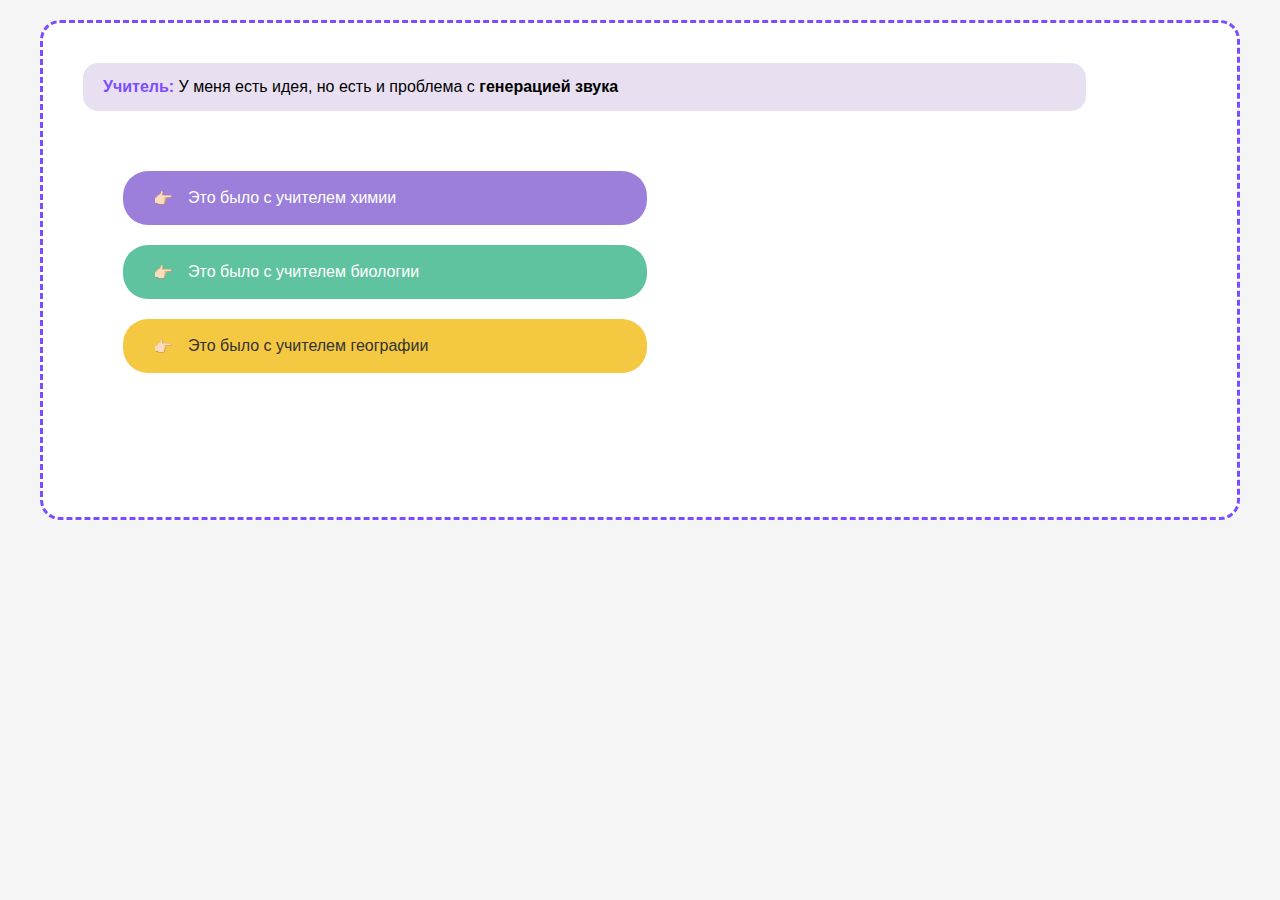
<file: часть 1/page01.html>
<!DOCTYPE html>
<html lang="ru">
<head>
<meta charset="UTF-8">
<meta name="viewport" content="width=device-width, initial-scale=1.0">
<title>Аудиоконтент - НейроДиалог</title>
<style>
* {
 margin: 0;
padding: 0;
box-sizing: border-box;
}
     
body {
font-family: 'Segoe UI', Arial, sans-serif;
background: #f5f5f5;
min-height: 100vh;
padding: 20px;
}
       
.page {
display: none;
max-width: 1200px;
margin: 0 auto;
}
        
.page.active {
display: block;
}
     
.container {
border: 3px dashed #7c4dff;
border-radius: 20px;
padding: 40px;
background: white;
min-height: 500px;
}
      
/* Сообщения чата */
.msg-teacher {
background: #e8e0f0;
border-radius: 15px;
padding: 15px 20px;
margin-bottom: 15px;
max-width: 90%;
}
    
.msg-teacher .label {
color: #7c4dff;
font-weight: bold;
}
       
.msg-teacher .label-bold {
font-weight: bold;
}
      
.msg-ai {
background: #fff3cd;
border-radius: 15px;
padding: 15px 20px;
margin-bottom: 15px;
max-width: 90%;
}
    
.msg-ai .label {
color: #f5a623;
 font-weight: bold;
}

/* Кнопки выбора с иконкой */
.choice-buttons {
display: flex;
flex-direction: column;
gap: 20px;
margin-top: 30px;
margin-left: 40px;
position: relative;
}
   
.choice-btn {
display: inline-flex;
align-items: center;
gap: 10px;
padding: 12px 25px;
border-radius: 25px;
text-decoration: none;
color: white;
font-size: 16px;
transition: transform 0.2s, box-shadow 0.2s;
width: 524px;
       }
.choice-btn:hover {
          transform: scale(1.05);
            box-shadow: 0 4px 15px rgba(0,0,0,0.2);
    }
       
 .choice-btn.purple { background: #9b7fdb; }
 .choice-btn.green { background: #5fc3a0; }
.choice-btn.yellow { background: #f5c842; color: #333; }
.choice-btn.gray { background: #888; }
      
.choice-icon {
width: 30px;
height: 30px;
display: flex;
align-items: center;
justify-content: center;
 }
     
 /* Кнопка продолжения */
.continue-btn {
display: inline-block;
 padding: 12px 30px;
 background: #9b7fdb;
color: white;
 text-decoration: none;
border-radius: 25px;
margin-top: 20px;
transition: background 0.2s;
}
         
.continue-btn:hover {
 background: #7c4dff;
 }
    
  .continue-wrapper {
         display: flex;
        justify-content: flex-end;
        margin-top: 30px;
     }
   
     /* Изображения */
       .images-row {
         display: flex;
      gap: 30px;
           justify-content: center;
           margin: 30px 0;
     }
       
        .image-card {
           text-align: center;
        }
      
        .image-card img {
             max-width: 350px;
             border-radius: 10px;
          box-shadow: 0 4px 10px rgba(0,0,0,0.1);
        }
      
        .image-card p {
           margin-top: 10px;
            font-weight: bold;
           color: #333;
       }
        
        /* Облачко с текстом */
       .speech-bubble {
            background: white;
            border: 2px solid #333;
             border-radius: 15px;
             padding: 15px 25px;
            margin: 20px 0;
           position: relative;
          max-width: 600px;
       }
         
       .speech-bubble::before {
           content: '';
          position: absolute;
     bottom: -15px;
            left: 30px;
 border-width: 15px 10px 0;
 border-style: solid;
  border-color: #333 transparent transparent;
      }
      
       .speech-bubble::after {
         content: '';
            position: absolute;
           bottom: -12px;
            left: 32px;
            border-width: 12px 8px 0;
           border-style: solid;
           border-color: white transparent transparent;
       }
       
       /* Скриншот TTS */
        .tts-screenshot {
            background: white;
            border: 1px solid #ddd;
            border-radius: 10px;
         padding: 20px;
         margin: 20px 0;
            box-shadow: 0 2px 10px rgba(0,0,0,0.1);
        }
         
       .tts-header {
           display: flex;
           justify-content: space-between;
           align-items: center;
            margin-bottom: 15px;
         }
        
        .tts-title {
             color: #00b894;
             font-size: 18px;
           font-weight: bold;
         }
        
        .tts-links {
            color: #00b894;
            font-size: 14px;
        }
        
       .tts-subtitle {
           color: #333;
           font-weight: bold;
            margin-bottom: 15px;
      }
        
        .tts-tabs {
             display: flex;
             gap: 15px;
             margin-bottom: 10px;
       }
       
        .tts-tab {
           color: #00b894;
           cursor: pointer;
       }
         
        .tts-textarea {
            width: 100%;
           min-height: 150px;
            border: 1px solid #ddd;
           border-radius: 5px;
            padding: 15px;
           font-size: 14px;
           line-height: 1.6;
          resize: vertical;
          margin-bottom: 10px;
       }
       
      .tts-stats {
           text-align: right;
           color: #999;
           font-size: 12px;
           margin-bottom: 15px;
         }
         
        .tts-controls {
         display: grid;
         grid-template-columns: 1fr 1fr;
           gap: 15px;
        margin-bottom: 20px;
     }
        
    .tts-control-row {
        display: flex;
             align-items: center;
            gap: 10px;
           background: #f8f9fa;
            padding: 10px 15px;
            border-radius: 5px;
      }
         
        .tts-control-label {
             min-width: 80px;
             color: #666;
        }
         
        .tts-control-value {
          padding: 5px 10px;
            border: 1px solid #ddd;
            border-radius: 3px;
           background: white;
        }
        
         .tts-buttons {
            display: flex;
             gap: 10px;
      }
        
       .tts-btn {
             padding: 10px 20px;
           border: none;
           border-radius: 5px;
        cursor: pointer;
          font-size: 14px;
           display: flex;
          align-items: center;
        gap: 5px;
      }
        
       .tts-btn.green {
           background: #00b894;
         color: white;
       }
       
         .tts-btn.blue {
             background: #0984e3;
          color: white;
        }
      
       /* Заголовок слайда */
      .slide-title {
         text-align: center;
font-size: 2.5em;
 color: #333;
        margin-bottom: 30px;
    }
       
     /* Список */
      .info-list {
            margin: 15px 0;
           padding-left: 25px;
       }
      
       .info-list li {
            margin-bottom: 8px;
          line-height: 1.5;
        }
      
        /* Блок с текстом для копирования */
        .copy-block {
             display: flex;
           gap: 20px;
        align-items: flex-start;
           margin: 20px 0;
             padding: 20px;
            background: #fff9e6;
            border-radius: 15px;
             border-left: 4px solid #f5a623;
       }
        
        .copy-icon {
            width: 40px;
           height: 40px;
            border: 2px solid #ff6b6b;
            border-radius: 5px;
          display: flex;
          align-items: center;
           justify-content: center;
          flex-shrink: 0;
      }
         
        .copy-text {
            flex: 1;
       }
        
        .copy-hint {
         color: #ff6b6b;
            font-size: 12px;
             margin-bottom: 5px;
         }
       
         /* Карточка ссылки */
         .link-card {
            background: white;
            border: 1px solid #ddd;
            border-radius: 10px;
             padding: 15px;
            max-width: 300px;
       }
         
       .link-card-title {
            font-weight: bold;
             margin-bottom: 5px;
       }
         
        .link-card-desc {
            font-size: 12px;
             color: #666;
             margin-bottom: 5px;
        }
        
       .link-card-url {
             font-size: 11px;
           color: #00b894;
       }
        
       /* Аннотации на скриншоте */
        .annotation {
            display: flex;
             align-items: center;
             gap: 10px;
            margin: 5px 0;
       }
       
       .annotation-arrow {
          color: #7c4dff;
           font-size: 20px;
         }
        
         .annotation-text {
            color: #7c4dff;
            font-size: 14px;
      }
        
         /* Кнопка послушать */
         .listen-btn {
            display: inline-flex;
             align-items: center;
            gap: 10px;
            padding: 12px 25px;
            background: #333;
             color: white;
             border: none;
             border-radius: 25px;
            cursor: pointer;
           font-size: 16px;
        }
        
.speaker-icon {
           font-size: 24px;
       }
        
        /* Кнопка На главную */
       .home-btn {
            display: inline-block;
            padding: 12px 30px;
            background: #7c4dff;
           color: white;
            text-decoration: none;
            border-radius: 25px;
            margin-top: 20px;
        }
       
         .home-btn:hover {
            background: #6b3fe0;
      }
         
         /* Иконка клика */
        .click-icon {
            color: #ff6b6b;
             font-size: 24px;
        }
       
        /* Трёхколоночный layout для кристаллов */
        .crystals-row {
           display: flex;
             justify-content: space-around;
            gap: 20px;
           margin: 30px 0;
       }
       
       .crystal-card {
            text-align: center;
            flex: 1;
       }
        
        .crystal-card img {
             max-width: 200px;
             margin-bottom: 15px;
        }
         
        .crystal-formula {
            font-size: 1.5em;
font-weight: bold;
 margin-bottom: 10px;
   }
      
       .crystal-desc {
             font-size: 14px;
            color: #555;
            line-height: 1.5;
       }
       
      /* Кнопка попробовать */
        .try-btn {
           display: inline-block;
           padding: 10px 25px;
           background: #9b7fdb;
            color: white;
             text-decoration: none;
            border-radius: 5px;
        }
         
         .try-btn:hover {
            background: #7c4dff;
        }
        
         /* Нижний блок с ресурсами */
       .resources-block {
             display: flex;
             gap: 30px;
           align-items: flex-start;
            margin-top: 30px;
            flex-wrap: wrap;
       }
        
         /* Изображение вулкана */
        .volcano-img {
             max-width: 100%;
            display: block;
            margin: 0 auto;
         }
         
         /* Аннотации для вулкана */
        .volcano-annotations {
             display: flex;
             justify-content: space-between;
             gap: 20px;
            margin-top: 20px;
        }
         
        .volcano-left, .volcano-right {
            max-width: 300px;
         }
         
         .volcano-term {
            font-weight: bold;
             color: #333;
       }
        
        .volcano-definition {
             font-size: 14px;
           color: #555;
           margin-top: 5px;
         }
        
         .volcano-bottom {
             text-align: center;
            margin-top: 20px;
             max-width: 800px;
           margin-left: auto;
            margin-right: auto;
       }
         
        @media (max-width: 768px) {
             .images-row, .crystals-row {
                flex-direction: column;
                align-items: center;
            }
            
            .tts-controls {
                 grid-template-columns: 1fr;
}
           
            .resources-block {
               flex-direction: column;
            }
       }
     </style>
</head>
 <body>
 <!-- ==================== СТРАНИЦА 1: Выбор учителя ==================== -->
<div id="page1" class="page active">
     <div class="container">
       <div class="msg-teacher">
           <span class="label">Учитель:</span> У меня есть идея, но есть и проблема с <span class="label-bold">генерацией звука</span>
       </div>
         
        <div class="choice-buttons" style="margin-top: 60px;">
            <a href="page01_2.html" class="choice-btn purple" onclick="showPage(2); return false;">
              <span class="choice-icon">👉🏻</span>
                 Это было с учителем химии
            </a>
            <a href="page01_2.html" class="choice-btn green">
              <span class="choice-icon">👉🏻</span>
               Это было с учителем биологии
           </a>
         <a href="#" class="choice-btn yellow" onclick="showPage(9); return false;">
               <span class="choice-icon">👉🏻</span>
              Это было с учителем географии
           </a>
       </div>
    </div>
 </div>
 
 <script>
  function showPage(pageNum) {
       // Скрыть все страницы
      document.querySelectorAll('.page').forEach(page => {
          page.classList.remove('active');
        });
       // Показать выбранную
       document.getElementById('page' + pageNum).classList.add('active');
      // Прокрутить вверх
       window.scrollTo(0, 0);
   }
</script>
 
</body>
</html>
</file>
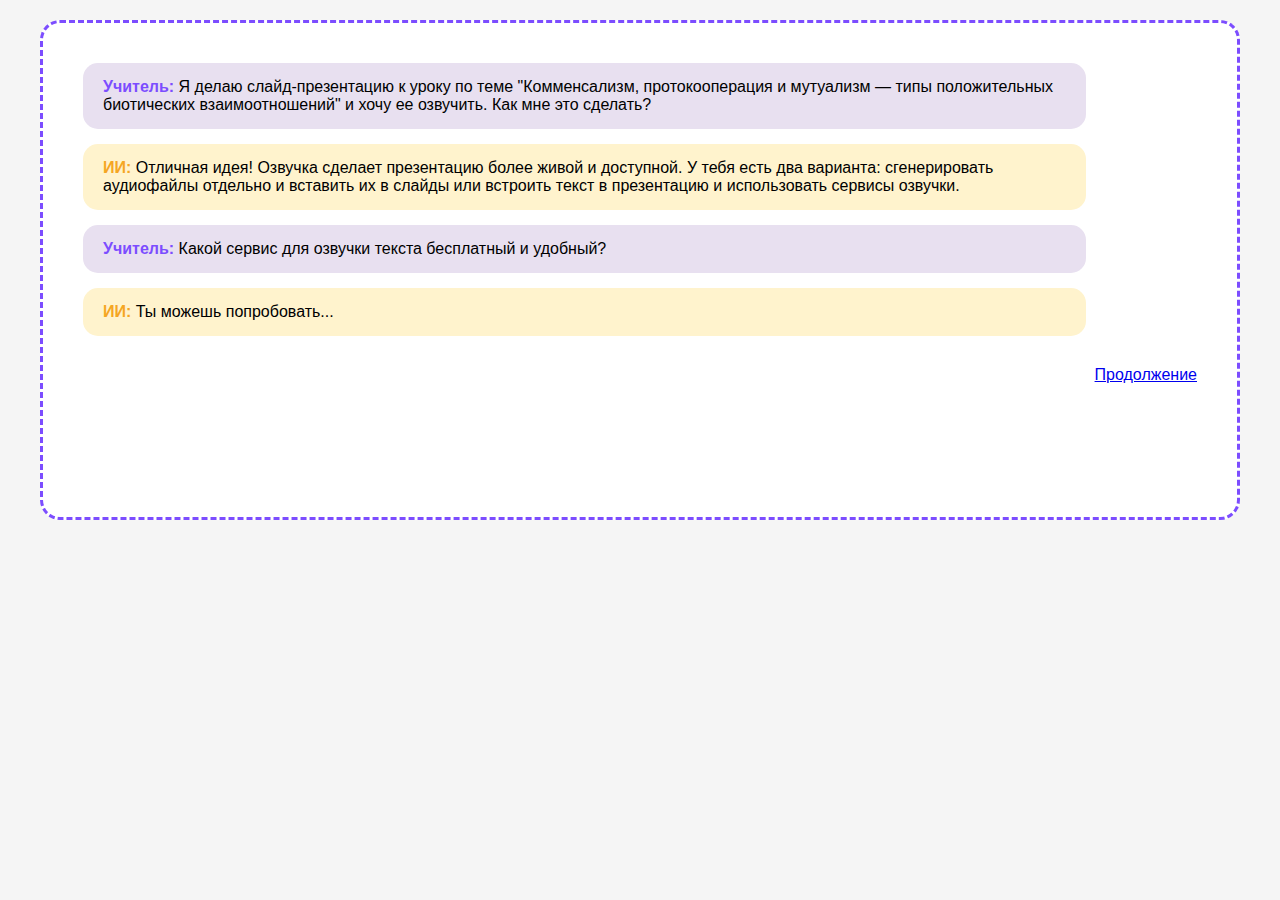
<file: часть 1/page01_2.html>
<!DOCTYPE html>
<html lang="ru">
<head>
<meta charset="UTF-8">
<meta name="viewport" content="width=device-width, initial-scale=1.0">
<title>Аудиоконтент - НейроДиалог</title>
<style>
* {
 margin: 0;
 padding: 0;
 box-sizing: border-box;
}
     
body {
 font-family: 'Segoe UI', Arial, sans-serif;
 background: #f5f5f5;
 min-height: 100vh;
 padding: 20px;
}
       
.page {
 display: none; /* Initially hidden */
 max-width: 1200px;
 margin: 0 auto;
}
        
.page.active {
 display: block; /* Show when active */
}
     
.container {
 border: 3px dashed #7c4dff;
 border-radius: 20px;
 padding: 40px;
 background: white;
 min-height: 500px;
}

/* Chat messages styles... */
.msg-teacher {
 background: #e8e0f0;
 border-radius: 15px;
 padding: 15px 20px;
 margin-bottom: 15px;
 max-width: 90%;
}
.msg-teacher .label {
 color: #7c4dff;
 font-weight: bold;
}
       
.msg-ai {
 background: #fff3cd;
 border-radius: 15px;
 padding: 15px 20px;
 margin-bottom: 15px;
 max-width: 90%;
}
.msg-ai .label {
 color: #f5a623;
 font-weight: bold;
}

/* Continue button styles... */
.continue-wrapper {
 display: flex;
 justify-content: flex-end;
 margin-top: 30px;
}
/* Add more styles as needed... */

@media (max-width: 768px) {
 /* Responsive styles... */
}
</style>
<script>
document.addEventListener("DOMContentLoaded", function() {
    document.getElementById("page2").classList.add("active"); // Show the page on load
});
</script>
</head>
<body>
 
<!-- ==================== СТРАНИЦА 2: Диалог биология ==================== -->
<div id="page2" class="page">
    <div class="container">
        <div class="msg-teacher">
            <span class="label">Учитель:</span> Я делаю слайд-презентацию к уроку по теме "Комменсализм, протокооперация и мутуализм — типы положительных биотических взаимоотношений" и хочу ее озвучить. Как мне это сделать?
        </div>
        
        <div class="msg-ai">
            <span class="label">ИИ:</span> Отличная идея! Озвучка сделает презентацию более живой и доступной. У тебя есть два варианта: сгенерировать аудиофайлы отдельно и вставить их в слайды или встроить текст в презентацию и использовать сервисы озвучки.
        </div>
        
        <div class="msg-teacher">
            <span class="label">Учитель:</span> Какой сервис для озвучки текста бесплатный и удобный?
        </div>
       
        <div class="msg-ai">
            <span class="label">ИИ:</span> Ты можешь попробовать...
        </div>
        
        <div class="continue-wrapper">
            <a href="page01_3.html"class="continue-btn" onclick="showPage(3); return false;">Продолжение</a>
        </div>
    </div>
</div>

</body>
</html>
</file>
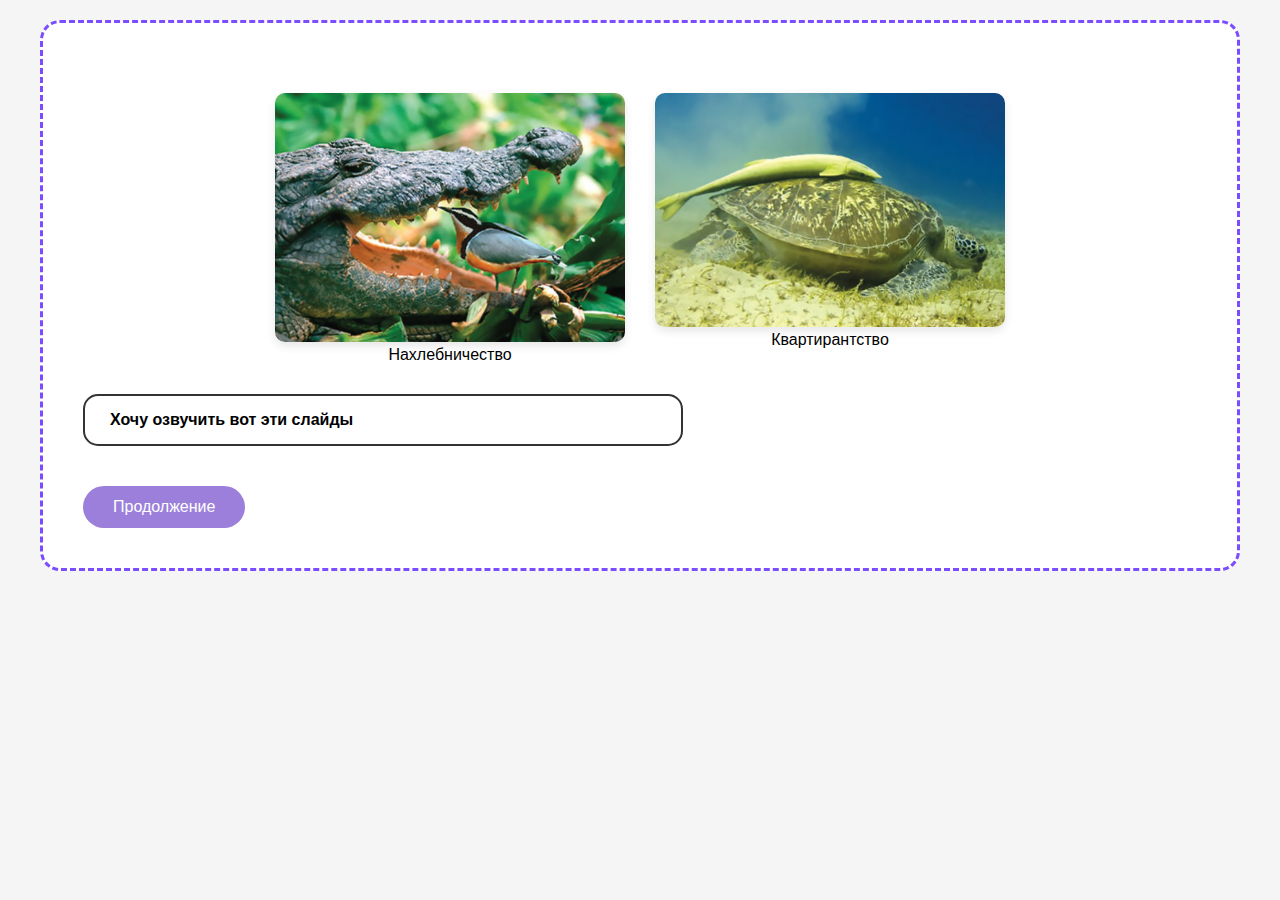
<file: часть 1/page01_3.html>
<!DOCTYPE html>
<html lang="ru">
<head>
    <meta charset="UTF-8">
    <meta name="viewport" content="width=device-width, initial-scale=1.0">
    <title>Аудиоконтент - НейроДиалог</title>
    <style>
        * {
            margin: 0;
            padding: 0;
            box-sizing: border-box;
        }
        
        body {
            font-family: 'Segoe UI', Arial, sans-serif;
            background: #f5f5f5;
            min-height: 100vh;
            padding: 20px;
        }
        
        .page {
            display: none;
            max-width: 1200px;
            margin: 0 auto;
        }
        
        .page.active {
            display: block;
        }
        
        .container {
            border: 3px dashed #7c4dff;
            border-radius: 20px;
            padding: 40px;
            background: white;
            min-height: 500px;
        }
        
        .images-row {
            display: flex;
            gap: 30px;
            justify-content: center;
            margin: 30px 0;
        }
        
        .image-card {
            text-align: center;
        }
        
        .image-card img {
            max-width: 350px;
            border-radius: 10px;
            box-shadow: 0 4px 10px rgba(0, 0, 0, 0.1);
        }
        
        .speech-bubble {
            background: white;
            border: 2px solid #333;
            border-radius: 15px;
            padding: 15px 25px;
            margin: 20px 0;
            position: relative;
            max-width: 600px;
        }
        
        .continue-btn {
            display: inline-block;
            padding: 12px 30px;
            background: #9b7fdb;
            color: white;
            text-decoration: none;
            border-radius: 25px;
            margin-top: 20px;
            transition: background 0.2s;
        }
        
        .continue-btn:hover {
            background: #7c4dff;
        }

        /* Add any other styles here */
    </style>
    <script>
        function showPage(pageNumber) {
            const pages = document.querySelectorAll('.page');
            pages.forEach(page => {
                page.classList.remove('active');
            });
            document.getElementById('page' + pageNumber).classList.add('active');
        }

        document.addEventListener("DOMContentLoaded", function() {
            showPage(3); // Show page 3 on load
        });
    </script>
</head>
<body>
    
    <!-- ==================== СТРАНИЦА 3: Слайды биология ==================== -->
    <div id="page3" class="page">
        <div class="container">
            <div class="images-row">
                <div class="image-card">
                  					<img src="img/kom1.png" alt="Описание">
                    <p>Нахлебничество</p>
                </div>
                <div class="image-card">
             				<img src="img/kom2.png" alt="Описание">
                    <p>Квартирантство</p>
                </div>
            </div>

            <div class="speech-bubble">
                <strong>Хочу озвучить вот эти слайды</strong>
            </div>

            <div class="continue-wrapper">
                <a href="#" class="continue-btn" onclick="showPage(4); return false;">Продолжение</a>
            </div>
        </div>
    </div>

</body>
</html>
</file>
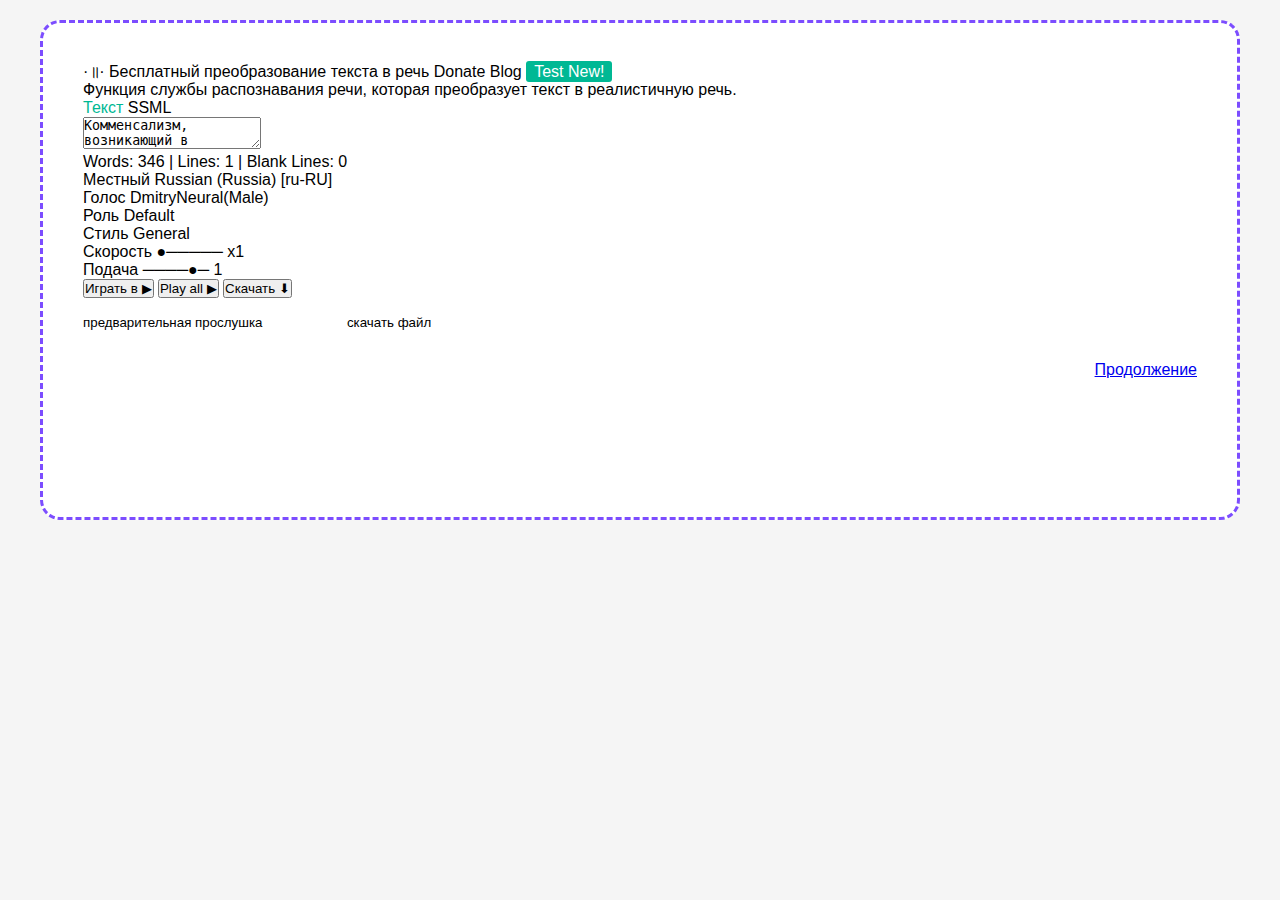
<file: часть 1/page01_4.html>
<!DOCTYPE html>
<html lang="ru">
<head>
<meta charset="UTF-8">
<meta name="viewport" content="width=device-width, initial-scale=1.0">
<title>Аудиоконтент - НейроДиалог</title>
<style>
* {
 margin: 0;
 padding: 0;
 box-sizing: border-box;
}
     
body {
 font-family: 'Segoe UI', Arial, sans-serif;
 background: #f5f5f5;
 min-height: 100vh;
 padding: 20px;
}
       
.page {
 display: none; /* Initially hidden */
 max-width: 1200px;
 margin: 0 auto;
}
        
.page.active {
 display: block; /* Show when active */
}
     
.container {
 border: 3px dashed #7c4dff;
 border-radius: 20px;
 padding: 40px;
 background: white;
 min-height: 500px;
}

/* Chat messages styles... */
.msg-teacher {
 background: #e8e0f0;
 border-radius: 15px;
 padding: 15px 20px;
 margin-bottom: 15px;
 max-width: 90%;
}
.msg-teacher .label {
 color: #7c4dff;
 font-weight: bold;
}
       
.msg-ai {
 background: #fff3cd;
 border-radius: 15px;
 padding: 15px 20px;
 margin-bottom: 15px;
 max-width: 90%;
}
.msg-ai .label {
 color: #f5a623;
 font-weight: bold;
}

/* Continue button styles... */
.continue-wrapper {
 display: flex;
 justify-content: flex-end;
 margin-top: 30px;
}

        /* Add any other styles here */
    </style>
    <script>
        function showPage(pageNumber) {
            const pages = document.querySelectorAll('.page');
            pages.forEach(page => {
                page.classList.remove('active');
            });
            document.getElementById('page' + pageNumber).classList.add('active');
        }

        document.addEventListener("DOMContentLoaded", function() {
            showPage(4); // Show page 4 on load
        });
</script>
</head>
<body>
 
<!-- ==================== СТРАНИЦА 4: TTS скриншот биология ==================== -->
 <div id="page4" class="page">
     <div class="container">
       <div class="tts-screenshot">
            <div class="tts-header">
              <span class="tts-title">·॥· Бесплатный преобразование текста в речь</span>
              <span class="tts-links">Donate Blog <span style="background:#00b894;color:white;padding:2px 8px;border-radius:3px;">Test New!</span></span>
           </div>
          
           <div class="tts-subtitle">Функция службы распознавания речи, которая преобразует текст в реалистичную речь.</div>
            
          <div class="tts-tabs">
             <span class="tts-tab" style="color:#00b894;">Текст</span>
          <span class="tts-tab">SSML</span>
             </div>
        
             <textarea class="tts-textarea">Комменсализм, возникающий в результате трофических связей и основанный на потреблении одним видом остатков пищи другого вида, называется нахлебничеством. Например, мелкие птицы питаются остатками пищи крокодилов, песцы доедают остатки трапезы медведя белого, а птицы-падальщики или гиены питаются остатками пищи крупных хищников (львов, леопардов)</textarea>
             
             <div class="tts-stats">Words: 346 | Lines: 1 | Blank Lines: 0</div>
           
             <div class="tts-controls">
              <div class="tts-control-row">
                    <span class="tts-control-label">Местный</span>
                    <span class="tts-control-value">Russian (Russia) [ru-RU]</span>
              </div>
              <div class="tts-control-row">
                    <span class="tts-control-label">Голос</span>
                   <span class="tts-control-value">DmitryNeural(Male)</span>
                </div>
              <div class="tts-control-row">
                    <span class="tts-control-label">Роль</span>
                  <span class="tts-control-value">Default</span>
              </div>
               <div class="tts-control-row">
               <span class="tts-control-label">Стиль</span>
                 <span class="tts-control-value">General</span>
              </div>
                <div class="tts-control-row">
                  <span class="tts-control-label">Скорость</span>
                  <span class="tts-control-value">●───── x1</span>
                 </div>
               <div class="tts-control-row">
                  <span class="tts-control-label">Подача</span>
                   <span class="tts-control-value">────●─ 1</span>
               </div>
             </div>
           
           <div class="tts-buttons">
              <button class="tts-btn green">Играть в ▶</button>
               <button class="tts-btn blue">Play all ▶</button>
                <button class="tts-btn green">Скачать ⬇</button>
           </div>
           
            <div style="margin-top: 15px;">
                <small>предварительная прослушка</small>
                 <small style="margin-left: 80px;">скачать файл</small>
         </div>
       </div>
       
        <div class="continue-wrapper">
            <a href="#" class="continue-btn" onclick="showPage(5); return false;">Продолжение</a>
        </div>
    </div>
</div>

</body>
</html>
</file>
